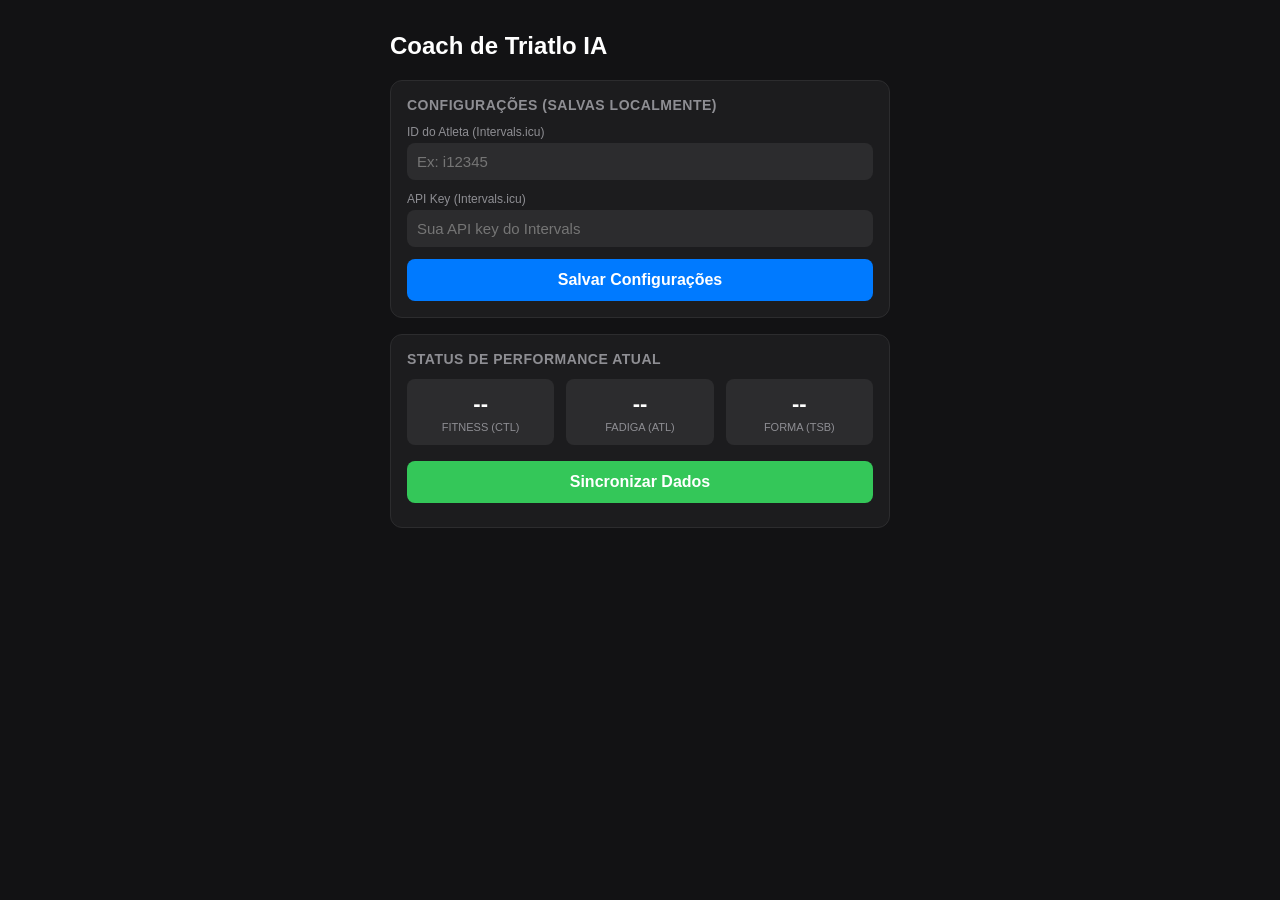
<file: Index.html>
<!DOCTYPE html>
<html lang="pt-BR">
  <head>
    <meta charset="UTF-8">
    <meta name="viewport" content="width=device-width, initial-scale=1.0, maximum-scale=1.0, user-scalable=no">
    
    <meta name="apple-mobile-web-app-capable" content="yes">
    <meta name="apple-mobile-web-app-status-bar-style" content="black-translucent">
    <meta name="apple-mobile-web-app-title" content="AI Coach">
    
    <link rel="apple-touch-icon" href="https://images.unsplash.com/photo-1530541930197-ff16ac917b0e?w=180&h=180&fit=crop&q=80">

    <title>AI Triathlon Coach</title>
    <style>
        /* O resto do CSS idêntico ao anterior... */


        :root {
            --bg-color: #121214;
            --card-bg: #1c1c1e;
            --accent-color: #007aff;
            --success-color: #34c759;
            --text-color: #ffffff;
            --text-muted: #8e8e93;
            --border-color: #2c2c2e;
        }

        body {
            font-family: -apple-system, BlinkMacSystemFont, "Segoe UI", Roboto, Helvetica, Arial, sans-serif;
            background-color: var(--bg-color);
            color: var(--text-color);
            margin: 0;
            padding: 16px;
            padding-bottom: 30px;
        }

        .container {
            max-width: 500px;
            margin: 0 auto;
        }

        h1 {
            font-size: 24px;
            font-weight: 700;
            margin-bottom: 20px;
        }

        .card {
            background-color: var(--card-bg);
            border-radius: 12px;
            padding: 16px;
            margin-bottom: 16px;
            border: 1px solid var(--border-color);
        }

        .card-title {
            font-size: 14px;
            text-transform: uppercase;
            color: var(--text-muted);
            margin-bottom: 12px;
            font-weight: 600;
            letter-spacing: 0.5px;
        }

        .input-group {
            margin-bottom: 12px;
        }

        .input-group label {
            display: block;
            font-size: 12px;
            color: var(--text-muted);
            margin-bottom: 4px;
        }

        input {
            width: 100%;
            background-color: #2c2c2e;
            border: none;
            border-radius: 8px;
            padding: 10px;
            color: white;
            font-size: 15px;
            box-sizing: border-box;
        }

        button {
            width: 100%;
            background-color: var(--accent-color);
            color: white;
            border: none;
            border-radius: 8px;
            padding: 12px;
            font-size: 16px;
            font-weight: 600;
            cursor: pointer;
            transition: opacity 0.2s;
        }

        button:active {
            opacity: 0.7;
        }

        .metrics-grid {
            display: grid;
            grid-template-columns: repeat(3, 1fr);
            gap: 12px;
            text-align: center;
        }

        .metric-box {
            background: #2c2c2e;
            padding: 12px;
            border-radius: 8px;
        }

        .metric-value {
            font-size: 22px;
            font-weight: 700;
            margin-bottom: 4px;
        }

        .metric-label {
            font-size: 11px;
            color: var(--text-muted);
            text-transform: uppercase;
        }

        #status-message {
            font-size: 13px;
            text-align: center;
            color: var(--text-muted);
            margin-top: 8px;
        }
    </style>
</head>
<body>

<div class="container">
    <h1>Coach de Triatlo IA</h1>

    <div class="card">
        <div class="card-title">Configurações (Salvas localmente)</div>
        <div class="input-group">
            <label for="athlete-id">ID do Atleta (Intervals.icu)</label>
            <input type="text" id="athlete-id" placeholder="Ex: i12345">
        </div>
        <div class="input-group">
            <label for="intervals-key">API Key (Intervals.icu)</label>
            <input type="password" id="intervals-key" placeholder="Sua API key do Intervals">
        </div>
        <button onclick="saveSettings()">Salvar Configurações</button>
    </div>

    <div class="card">
        <div class="card-title">Status de Performance Atual</div>
        <div class="metrics-grid">
            <div class="metric-box">
                <div class="metric-value" id="metric-ctl">--</div>
                <div class="metric-label">Fitness (CTL)</div>
            </div>
            <div class="metric-box">
                <div class="metric-value" id="metric-atl">--</div>
                <div class="metric-label">Fadiga (ATL)</div>
            </div>
            <div class="metric-box">
                <div class="metric-value" id="metric-tsb">--</div>
                <div class="metric-label">Forma (TSB)</div>
            </div>
        </div>
        <button style="margin-top: 16px; background-color: var(--success-color);" onclick="fetchIntervalsData()">Sincronizar Dados</button>
        <div id="status-message"></div>
    </div>
</div>

<script>
    // Carregar configurações ao abrir o app
    window.onload = function() {
        if(localStorage.getItem('athleteId')) {
            document.getElementById('athlete-id').value = localStorage.getItem('athleteId');
        }
        if(localStorage.getItem('intervalsKey')) {
            document.getElementById('intervals-key').value = localStorage.getItem('intervalsKey');
        }
        if(localStorage.getItem('athleteId') && localStorage.getItem('intervalsKey')) {
            fetchIntervalsData(); // Sincroniza automaticamente se já tiver as chaves
        }
    };

    function saveSettings() {
        const athleteId = document.getElementById('athlete-id').value.trim();
        const intervalsKey = document.getElementById('intervals-key').value.trim();
        
        localStorage.setItem('athleteId', athleteId);
        localStorage.setItem('intervalsKey', intervalsKey);
        
        showStatus('Configurações salvas com sucesso!', 'var(--success-color)');
    }

    function showStatus(text, color) {
        const el = document.getElementById('status-message');
        el.innerText = text;
        el.style.color = color || 'var(--text-muted)';
    }

    async function fetchIntervalsData() {
        const athleteId = localStorage.getItem('athleteId');
        const intervalsKey = localStorage.getItem('intervalsKey');

        if (!athleteId || !intervalsKey) {
            showStatus('Por favor, configure o ID e a API Key primeiro.', '#ff3b30');
            return;
        }

        showStatus('Buscando dados do Intervals.icu...', 'var(--accent-color)');

        // O Intervals exige Autenticação Básica (Basic Auth). O usuário é 'athlete' e a senha é a API Key.
        const authString = btoa(`athlete:${intervalsKey}`);
        
        try {
            // Buscando o status de wellness/atleta mais recente do Intervals
            // Essa URL traz o resumo mais recente incluindo fitness, fadiga, etc.
            const response = await fetch(`https://intervals.icu/api/v1/athlete/${athleteId}/wellness`, {
                method: 'GET',
                headers: {
                    'Authorization': `Basic ${authString}`
                }
            });

            if (!response.ok) {
                throw new Error('Falha na autenticação ou ID incorreto.');
            }

            const data = await response.json();
            
            // Como o endpoint retorna uma lista de dias, pegamos o registro mais recente (hoje)
            if (data && data.length > 0) {
                const latest = data[data.length - 1];
                
                // Atualiza a tela com os dados reais calculados pelo Intervals.icu
                document.getElementById('metric-ctl').innerText = Math.round(latest.ctl || 0);
                document.getElementById('metric-atl').innerText = Math.round(latest.atl || 0);
                document.getElementById('metric-tsb').innerText = Math.round(latest.tsb || 0);
                
                showStatus('Dados atualizados com sucesso!', 'var(--success-color)');
            } else {
                showStatus('Nenhum dado encontrado para o período recente.', '#ff9500');
            }

        } catch (error) {
            console.error(error);
            showStatus(`Erro: ${error.message}`, '#ff3b30');
        }
    }
</script>

</body>
</html>
</file>
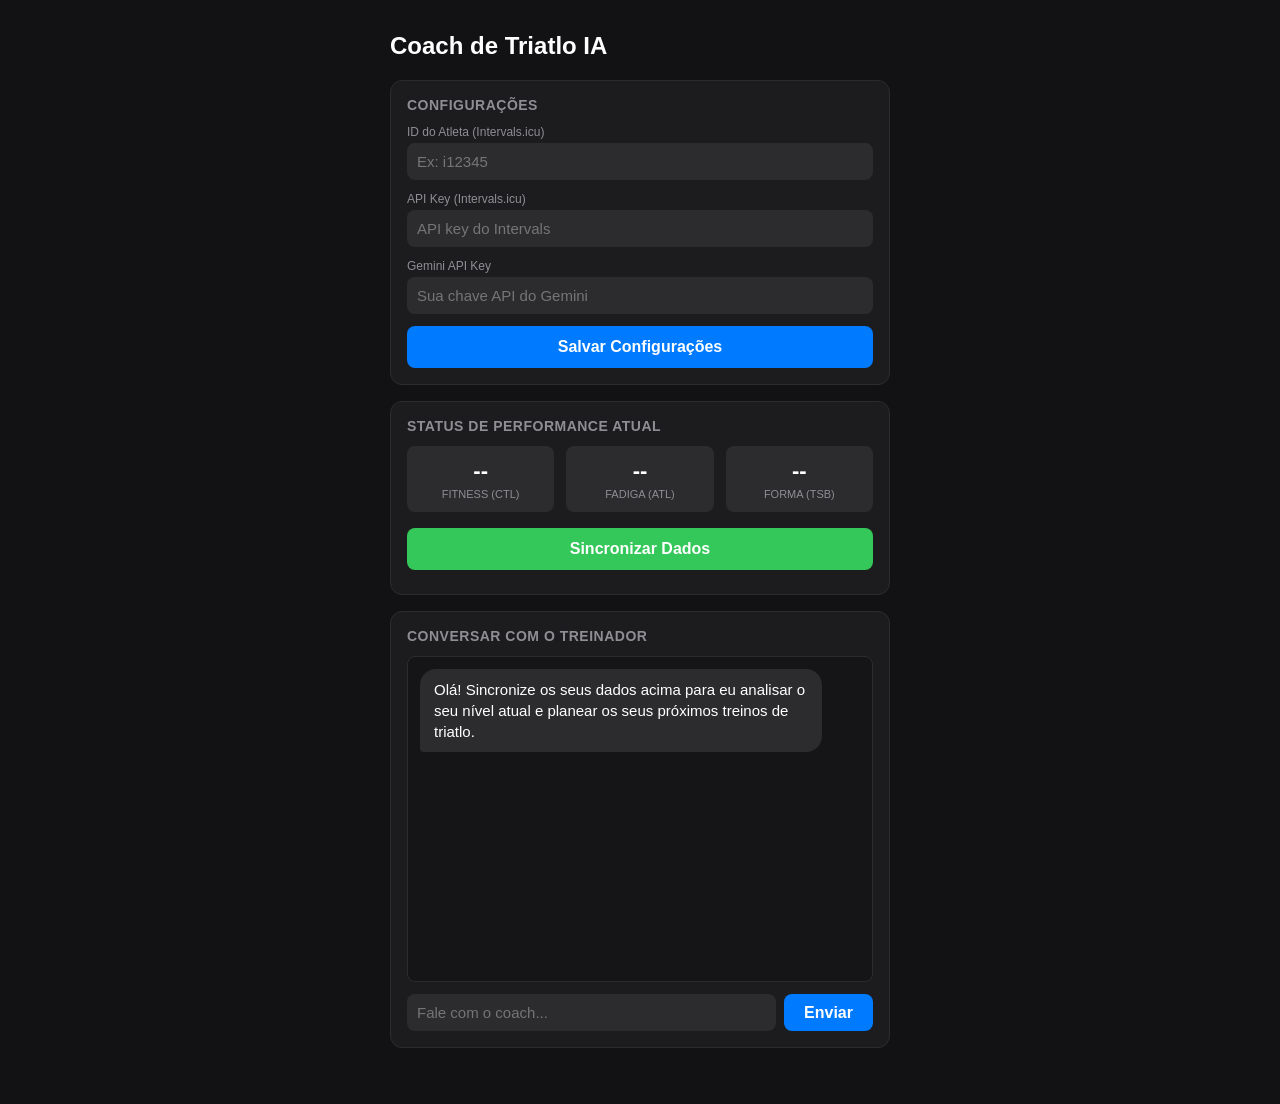
<file: index_old.html>
<!DOCTYPE html>
<html lang="pt">
<head>
    <meta charset="UTF-8">
    <meta name="viewport" content="width=device-width, initial-scale=1.0, maximum-scale=1.0, user-scalable=no">
    
    <meta name="apple-mobile-web-app-capable" content="yes">
    <meta name="apple-mobile-web-app-status-bar-style" content="black-translucent">
    <meta name="apple-mobile-web-app-title" content="AI Coach">
    <link rel="apple-touch-icon" href="https://images.unsplash.com/photo-1530541930197-ff16ac917b0e?w=180&h=180&fit=crop&q=80">

    <title>AI Triathlon Coach</title>
    <style>
        :root {
            --bg-color: #121214;
            --card-bg: #1c1c1e;
            --accent-color: #007aff;
            --success-color: #34c759;
            --text-color: #ffffff;
            --text-muted: #8e8e93;
            --border-color: #2c2c2e;
        }

        body {
            font-family: -apple-system, BlinkMacSystemFont, "Segoe UI", Roboto, Helvetica, Arial, sans-serif;
            background-color: var(--bg-color);
            color: var(--text-color);
            margin: 0;
            padding: 16px;
            padding-bottom: 40px;
        }

        .container {
            max-width: 500px;
            margin: 0 auto;
        }

        h1 {
            font-size: 24px;
            font-weight: 700;
            margin-bottom: 20px;
        }

        .card {
            background-color: var(--card-bg);
            border-radius: 12px;
            padding: 16px;
            margin-bottom: 16px;
            border: 1px solid var(--border-color);
        }

        .card-title {
            font-size: 14px;
            text-transform: uppercase;
            color: var(--text-muted);
            margin-bottom: 12px;
            font-weight: 600;
            letter-spacing: 0.5px;
        }

        .input-group {
            margin-bottom: 12px;
        }

        .input-group label {
            display: block;
            font-size: 12px;
            color: var(--text-muted);
            margin-bottom: 4px;
        }

        input {
            width: 100%;
            background-color: #2c2c2e;
            border: none;
            border-radius: 8px;
            padding: 10px;
            color: white;
            font-size: 15px;
            box-sizing: border-box;
        }

        button {
            width: 100%;
            background-color: var(--accent-color);
            color: white;
            border: none;
            border-radius: 8px;
            padding: 12px;
            font-size: 16px;
            font-weight: 600;
            cursor: pointer;
        }

        .metrics-grid {
            display: grid;
            grid-template-columns: repeat(3, 1fr);
            gap: 12px;
            text-align: center;
        }

        .metric-box {
            background: #2c2c2e;
            padding: 12px;
            border-radius: 8px;
        }

        .metric-value {
            font-size: 22px;
            font-weight: 700;
            margin-bottom: 4px;
        }

        .metric-label {
            font-size: 11px;
            color: var(--text-muted);
            text-transform: uppercase;
        }

        #status-message {
            font-size: 13px;
            text-align: center;
            color: var(--text-muted);
            margin-top: 8px;
        }

        /* Estilos do Chat */
        .chat-area {
            height: 300px;
            overflow-y: auto;
            border: 1px solid var(--border-color);
            border-radius: 8px;
            padding: 12px;
            background: #151517;
            margin-bottom: 12px;
            display: flex;
            flex-direction: column;
            gap: 10px;
        }

        .message {
            max-width: 85%;
            padding: 10px 14px;
            border-radius: 16px;
            font-size: 15px;
            line-height: 1.4;
        }

        .message.user {
            background-color: var(--accent-color);
            color: white;
            align-self: flex-end;
            border-bottom-right-radius: 4px;
        }

        .message.coach {
            background-color: #2c2c2e;
            color: white;
            align-self: flex-start;
            border-bottom-left-radius: 4px;
        }

        .chat-input-container {
            display: flex;
            gap: 8px;
        }

        .chat-input-container input {
            flex: 1;
        }

        .chat-input-container button {
            width: auto;
            padding: 0 20px;
        }
    </style>
</head>
<body>

<div class="container">
    <h1>Coach de Triatlo IA</h1>

    <div class="card">
        <div class="card-title">Configurações</div>
        <div class="input-group">
            <label>ID do Atleta (Intervals.icu)</label>
            <input type="text" id="athlete-id" placeholder="Ex: i12345">
        </div>
        <div class="input-group">
            <label>API Key (Intervals.icu)</label>
            <input type="password" id="intervals-key" placeholder="API key do Intervals">
        </div>
        <div class="input-group">
            <label>Gemini API Key</label>
            <input type="password" id="gemini-key" placeholder="Sua chave API do Gemini">
        </div>
        <button onclick="saveSettings()">Salvar Configurações</button>
    </div>

    <div class="card">
        <div class="card-title">Status de Performance Atual</div>
        <div class="metrics-grid">
            <div class="metric-box">
                <div class="metric-value" id="metric-ctl">--</div>
                <div class="metric-label">Fitness (CTL)</div>
            </div>
            <div class="metric-box">
                <div class="metric-value" id="metric-atl">--</div>
                <div class="metric-label">Fadiga (ATL)</div>
            </div>
            <div class="metric-box">
                <div class="metric-value" id="metric-tsb">--</div>
                <div class="metric-label">Forma (TSB)</div>
            </div>
        </div>
        <button style="margin-top: 16px; background-color: var(--success-color);" onclick="fetchIntervalsData()">Sincronizar Dados</button>
        <div id="status-message"></div>
    </div>

    <div class="card">
        <div class="card-title">Conversar com o Treinador</div>
        <div class="chat-area" id="chat-box">
            <div class="message coach">Olá! Sincronize os seus dados acima para eu analisar o seu nível atual e planear os seus próximos treinos de triatlo.</div>
        </div>
        <div class="chat-input-container">
            <input type="text" id="user-input" placeholder="Fale com o coach..." onkeypress="if(event.key === 'Enter') sendMessage()">
            <button onclick="sendMessage()">Enviar</button>
        </div>
    </div>
</div>

<script>
    // Variáveis globais para guardar as métricas atuais
    let currentMetrics = { ctl: '--', atl: '--', tsb: '--' };

    window.onload = function() {
        if(localStorage.getItem('athleteId')) document.getElementById('athlete-id').value = localStorage.getItem('athleteId');
        if(localStorage.getItem('intervalsKey')) document.getElementById('intervals-key').value = localStorage.getItem('intervalsKey');
        if(localStorage.getItem('geminiKey')) document.getElementById('gemini-key').value = localStorage.getItem('geminiKey');
        
        if(localStorage.getItem('athleteId') && localStorage.getItem('intervalsKey')) {
            fetchIntervalsData();
        }
    };

    function saveSettings() {
        localStorage.setItem('athleteId', document.getElementById('athlete-id').value.trim());
        localStorage.setItem('intervalsKey', document.getElementById('intervals-key').value.trim());
        localStorage.setItem('geminiKey', document.getElementById('gemini-key').value.trim());
        showStatus('Configurações salvas com sucesso!', 'var(--success-color)');
    }

    function showStatus(text, color) {
        const el = document.getElementById('status-message');
        el.innerText = text;
        el.style.color = color || 'var(--text-muted)';
    }

    async function fetchIntervalsData() {
        const athleteId = localStorage.getItem('athleteId');
        const intervalsKey = localStorage.getItem('intervalsKey');

        if (!athleteId || !intervalsKey) {
            showStatus('Por favor, configure as chaves primeiro.', '#ff3b30');
            return;
        }

        showStatus('A buscar dados do Intervals.icu...', 'var(--accent-color)');
        const authString = btoa(`API_KEY:${intervalsKey}`);
        
        try {
            const response = await fetch(`https://intervals.icu/api/v1/athlete/${athleteId}/wellness`, {
                method: 'GET',
                headers: { 'Authorization': `Basic ${authString}` }
            });

            if (!response.ok) throw new Error('Falha na autenticação.');

            const data = await response.json();
            if (data && data.length > 0) {
                const latest = data[data.length - 1];
                
                currentMetrics.ctl = Math.round(latest.ctl || 0);
                currentMetrics.atl = Math.round(latest.atl || 0);
                currentMetrics.tsb = currentMetrics.ctl - currentMetrics.atl;

                document.getElementById('metric-ctl').innerText = currentMetrics.ctl;
                document.getElementById('metric-atl').innerText = currentMetrics.atl;
                document.getElementById('metric-tsb').innerText = currentMetrics.tsb;
                
                showStatus('Dados atualizados com sucesso!', 'var(--success-color)');
                
                appendMessage('coach', `Métricas sincronizadas! O teu Fitness (CTL) está em ${currentMetrics.ctl}, Fadiga (ATL) em ${currentMetrics.atl} e Forma (TSB) em ${currentMetrics.tsb}. Qual é o plano ou objetivo para os próximos treinos?`);
            }
        } catch (error) {
            showStatus(`Erro: ${error.message}`, '#ff3b30');
        }
    }

    function appendMessage(sender, text) {
        const chatBox = document.getElementById('chat-box');
        const msgDiv = document.createElement('div');
        msgDiv.className = `message ${sender}`;
        msgDiv.innerText = text;
        chatBox.appendChild(msgDiv);
        chatBox.scrollTop = chatBox.scrollHeight;
    }

    async function sendMessage() {
        const inputEl = document.getElementById('user-input');
        const userText = inputEl.value.trim();
        const geminiKey = localStorage.getItem('geminiKey');

        if (!userText) return;
        if (!geminiKey) {
            alert('Por favor, insira e salve a sua Gemini API Key nas configurações.');
            return;
        }

        appendMessage('user', userText);
        inputEl.value = '';

        // Instrução de sistema para moldar a personalidade do modelo
        const systemInstruction = `És um treinador de triatlo de elite com IA, inteligente e adaptativo como o Humango. O teu atleta utiliza um Garmin Forerunner 255 para corrida/natação e treina ciclismo no MyWhoosh (gravando também pelo Garmin). 
        As métricas atuais dele capturadas do Intervals.icu são: Fitness (CTL): ${currentMetrics.ctl}, Fadiga (ATL): ${currentMetrics.atl}, Forma (TSB): ${currentMetrics.tsb}.
        Deves dar feedbacks curtos, motivadores e focados em eficiência de endurance. Sempre que planeares um treino estruturado, sugere blocos claros de zonas (ex: Z2, Z4). Responde sempre em português claro.`;

        try {
            const response = await fetch(`https://generativelanguage.googleapis.com/v1beta/models/gemini-1.5-flash:generateContent?key=${geminiKey}`, {
                method: 'POST',
                headers: { 'Content-Type': 'application/json' },
                body: JSON.stringify({
                    contents: [{ parts: [{ text: userText }] }],
                    systemInstruction: { parts: [{ text: systemInstruction }] }
                })
            });

            const data = await response.json();
            const coachReply = data.candidates[0].content.parts[0].text;
            appendMessage('coach', coachReply);

        } catch (error) {
            console.error(error);
            appendMessage('coach', 'Erro ao conectar com o servidor do treinador. Verifica a tua API Key.');
        }
    }
</script>

</body>
</html>
</file>
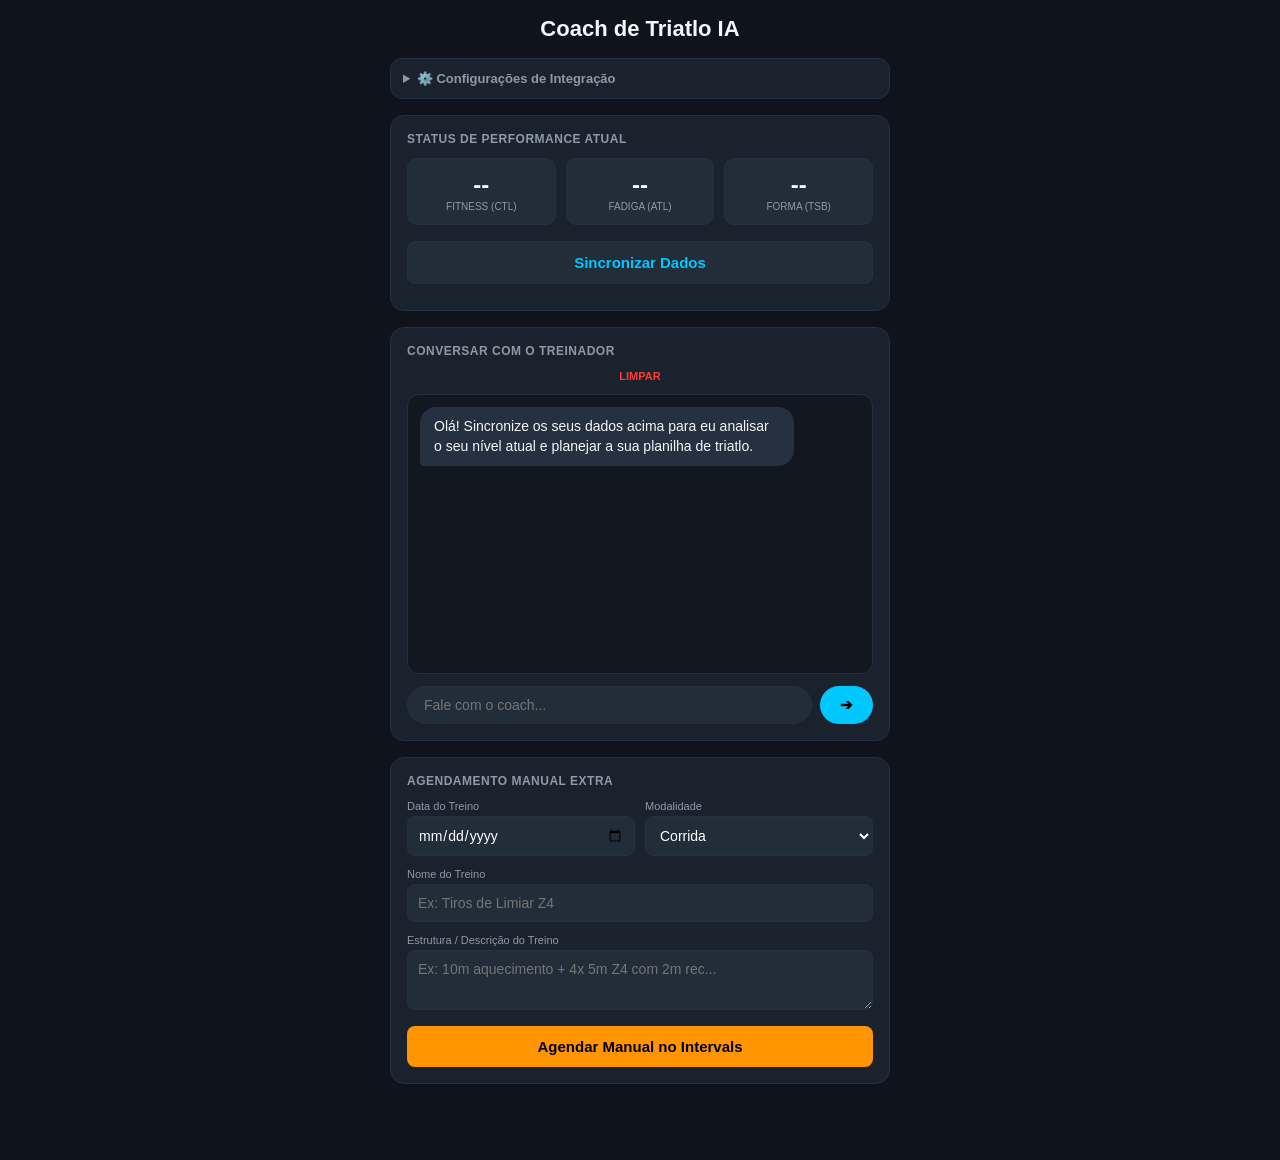
<file: index_old10.html>
<!DOCTYPE html>
<html lang="pt">
<head>
    <meta charset="UTF-8">
    <meta name="viewport" content="width=device-width, initial-scale=1.0, maximum-scale=1.0, user-scalable=no">
    <meta name="apple-mobile-web-app-capable" content="yes">
    <meta name="apple-mobile-web-app-status-bar-style" content="black-translucent">
    <meta name="apple-mobile-web-app-title" content="AI Coach">
    <link rel="apple-touch-icon" href="https://images.unsplash.com/photo-1530541930197-ff16ac917b0e?w=180&h=180&fit=crop&q=80">
    <title>AI Triathlon Coach</title>
    <style>
        :root {
            --bg-color: #0f141c;
            --card-bg: #1a222d;
            --accent-color: #00c7ff;
            --success-color: #34c759;
            --danger-color: #ff3b30;
            --warning-color: #ff9500;
            --text-color: #f5f7fa;
            --text-muted: #8e9aa8;
            --border-color: #253140;
        }
        * { box-sizing: border-box; margin: 0; padding: 0; font-family: -apple-system, BlinkMacSystemFont, "Segoe UI", Roboto, sans-serif; }
        body { background-color: var(--bg-color); color: var(--text-color); padding: 16px; padding-bottom: 60px; }
        .container { max-width: 500px; margin: 0 auto; }
        h1 { font-size: 22px; font-weight: 700; margin-bottom: 16px; text-align: center; color: var(--text-color); }
        .card { background-color: var(--card-bg); border-radius: 14px; padding: 16px; margin-bottom: 16px; border: 1px solid var(--border-color); }
        .card-title { font-size: 12px; text-transform: uppercase; color: var(--text-muted); margin-bottom: 12px; font-weight: 600; letter-spacing: 0.5px; }
        .input-group { margin-bottom: 12px; }
        .input-group label { display: block; font-size: 11px; color: var(--text-muted); margin-bottom: 4px; }
        input, select, textarea { width: 100%; background-color: #222d3a; border: 1px solid var(--border-color); border-radius: 8px; padding: 10px; color: white; font-size: 14px; box-sizing: border-box; outline: none; }
        textarea { resize: vertical; height: 60px; }
        button { width: 100%; background-color: var(--accent-color); color: #000; border: none; border-radius: 8px; padding: 12px; font-size: 15px; font-weight: 600; cursor: pointer; }
        button:disabled { opacity: 0.5; cursor: not-allowed; }
        .metrics-grid { display: grid; grid-template-columns: repeat(3, 1fr); gap: 10px; text-align: center; }
        .metric-box { background: #222d3a; padding: 12px; border-radius: 10px; border: 1px solid var(--border-color); }
        .metric-value { font-size: 24px; font-weight: 700; color: var(--text-color); margin-bottom: 2px; }
        .metric-label { font-size: 10px; color: var(--text-muted); text-transform: uppercase; }
        #status-message { font-size: 12px; text-align: center; color: var(--text-muted); margin-top: 10px; font-weight: 500; }
        .chat-area { height: 280px; overflow-y: auto; border: 1px solid var(--border-color); border-radius: 12px; padding: 12px; background: #121820; margin-bottom: 12px; display: flex; flex-direction: column; gap: 10px; }
        .message { max-width: 85%; padding: 10px 14px; border-radius: 16px; font-size: 14px; line-height: 1.4; word-wrap: break-word; }
        .message.user { background-color: var(--accent-color); color: #000; align-self: flex-end; border-bottom-right-radius: 4px; font-weight: 500; }
        .message.coach { background-color: #253140; color: var(--text-color); align-self: flex-start; border-bottom-left-radius: 4px; }
        .message.coach strong { color: var(--accent-color); }
        .chat-input-container { display: flex; gap: 8px; }
        .chat-input-container input { flex: 1; border-radius: 20px; padding: 10px 16px; }
        .chat-input-container button { width: auto; padding: 0 20px; border-radius: 20px; }
        .form-row { display: grid; grid-template-columns: 1fr 1fr; gap: 10px; }
        details { background: var(--card-bg); border-radius: 12px; border: 1px solid var(--border-color); margin-bottom: 16px; }
        summary { padding: 12px; font-size: 13px; font-weight: 600; cursor: pointer; color: var(--text-muted); }
        .settings-content { padding: 15px; display: flex; flex-direction: column; gap: 10px; border-top: 1px solid var(--border-color); }
        .clear-btn { background: none; border: none; color: var(--danger-color); font-size: 11px; cursor: pointer; font-weight: bold; float: right; text-transform: uppercase; }
    </style>
</head>
<body>

<div class="container">
    <h1>Coach de Triatlo IA</h1>

    <details>
        <summary>⚙️ Configurações de Integração</summary>
        <div class="settings-content">
            <div class="input-group">
                <label>ID do Atleta (Intervals.icu)</label>
                <input type="text" id="athlete-id" placeholder="Ex: 1234567">
            </div>
            <div class="input-group">
                <label>API Key (Intervals.icu)</label>
                <input type="password" id="intervals-key" placeholder="API key do Intervals">
            </div>
            <div class="input-group">
                <label>Gemini API Key</label>
                <input type="password" id="gemini-key" placeholder="Sua chave API do Gemini">
            </div>
            <button style="background-color: var(--success-color);" onclick="saveSettings()">Salvar Configurações</button>
        </div>
    </details>

    <div class="card">
        <div class="card-title">Status de Performance Atual</div>
        <div class="metrics-grid">
            <div class="metric-box">
                <div class="metric-value" id="metric-ctl">--</div>
                <div class="metric-label">Fitness (CTL)</div>
            </div>
            <div class="metric-box">
                <div class="metric-value" id="metric-atl">--</div>
                <div class="metric-label">Fadiga (ATL)</div>
            </div>
            <div class="metric-box">
                <div class="metric-value" id="metric-tsb">--</div>
                <div class="metric-label">Forma (TSB)</div>
            </div>
        </div>
        <button style="margin-top: 16px; background-color: #222d3a; color: var(--accent-color); border: 1px solid var(--border-color);" onclick="fetchIntervalsData()">Sincronizar Dados</button>
        <div id="status-message"></div>
    </div>

    <div class="card">
        <div class="card-title">
            Conversar com o Treinador
            <button class="clear-btn" onclick="clearChat()">Limpar</button>
        </div>
        <div class="chat-area" id="chat-box">
            <div class="message coach">Olá! Sincronize os seus dados acima para eu analisar o seu nível atual e planejar a sua planilha de triatlo.</div>
        </div>
        <div class="chat-input-container">
            <input type="text" id="user-input" placeholder="Fale com o coach..." onkeypress="if(event.key === 'Enter') sendMessage()">
            <button onclick="sendMessage()">➔</button>
        </div>
    </div>

    <div class="card">
        <div class="card-title">Agendamento Manual Extra</div>
        <div class="form-row">
            <div class="input-group">
                <label>Data do Treino</label>
                <input type="date" id="workout-date">
            </div>
            <div class="input-group">
                <label>Modalidade</label>
                <select id="workout-type">
                    <option value="Run">Corrida</option>
                    <option value="Ride">Ciclismo</option>
                    <option value="Swim">Natação</option>
                </select>
            </div>
        </div>
        <div class="input-group">
            <label>Nome do Treino</label>
            <input type="text" id="workout-name" placeholder="Ex: Tiros de Limiar Z4">
        </div>
        <div class="input-group">
            <label>Estrutura / Descrição do Treino</label>
            <textarea id="workout-desc" placeholder="Ex: 10m aquecimento + 4x 5m Z4 com 2m rec..."></textarea>
        </div>
        <button style="background-color: var(--warning-color); color: #000;" onclick="scheduleWorkout()">Agendar Manual no Intervals</button>
    </div>
</div>

<script>
    let currentMetrics = { ctl: '--', atl: '--', tsb: '--' };
    let chatHistory = [];

    window.onload = function() {
        if(localStorage.getItem('athleteId')) document.getElementById('athlete-id').value = localStorage.getItem('athleteId');
        if(localStorage.getItem('intervalsKey')) document.getElementById('intervals-key').value = localStorage.getItem('intervalsKey');
        if(localStorage.getItem('geminiKey')) document.getElementById('gemini-key').value = localStorage.getItem('geminiKey');
        
        document.getElementById('workout-date').value = new Date().toISOString().split('T')[0];

        if(localStorage.getItem('coachChatHistory')) {
            try {
                chatHistory = JSON.parse(localStorage.getItem('coachChatHistory'));
                const chatBox = document.getElementById('chat-box');
                chatBox.innerHTML = '';
                chatHistory.forEach(msg => {
                    appendMessage(msg.role === 'user' ? 'user' : 'coach', msg.parts[0].text.split('|||')[0]);
                });
            } catch (e) { chatHistory = []; }
        }

        if(localStorage.getItem('athleteId') && localStorage.getItem('intervalsKey')) {
            fetchIntervalsData();
        }
    };

    function saveSettings() {
        localStorage.setItem('athleteId', document.getElementById('athlete-id').value.trim());
        localStorage.setItem('intervalsKey', document.getElementById('intervals-key').value.trim());
        localStorage.setItem('geminiKey', document.getElementById('gemini-key').value.trim());
        showStatus('Configurações salvas com sucesso!', 'var(--success-color)');
    }

    function showStatus(text, color) {
        const el = document.getElementById('status-message');
        el.innerText = text;
        el.style.color = color || 'var(--text-muted)';
    }

    function formatCoachMarkdown(text) {
        let safeText = text.replace(/&/g, "&amp;").replace(/</g, "&lt;").replace(/>/g, "&gt;");
        safeText = safeText.replace(/\*\*(.*?)\*\*/g, '<strong>$1</strong>');
        return safeText.replace(/\n/g, '<br>');
    }

    function appendMessage(sender, text) {
        const chatBox = document.getElementById('chat-box');
        const msgDiv = document.createElement('div');
        msgDiv.className = `message ${sender}`;
        
        if (sender === 'coach') {
            msgDiv.innerHTML = formatCoachMarkdown(text);
        } else {
            msgDiv.innerText = text;
        }
        
        chatBox.appendChild(msgDiv);
        chatBox.scrollTop = chatBox.scrollHeight;
    }

    function updateTSBDisplay(tsb) {
        const tsbEl = document.getElementById('metric-tsb');
        tsbEl.innerText = tsb;
        
        if (tsb < -20) {
            tsbEl.style.color = 'var(--danger-color)'; // Sobrecarga alta / Risco
        } else if (tsb >= -20 && tsb <= 5) {
            tsbEl.style.color = 'var(--success-color)'; // Zona ótima de treino
        } else {
            tsbEl.style.color = 'var(--accent-color)'; // Polimento / Transição
        }
    }

    async function fetchIntervalsData() {
        const athleteId = localStorage.getItem('athleteId');
        const intervalsKey = localStorage.getItem('intervalsKey');

        if (!athleteId || !intervalsKey) {
            showStatus('Por favor, configure as chaves primeiro.', '#ff3b30');
            return;
        }

        showStatus('A buscar dados do Intervals.icu...', 'var(--accent-color)');
        
        try {
            const response = await fetch(`https://intervals.icu/api/v1/athlete/${athleteId}/wellness`, {
                method: 'GET',
                headers: { 'Authorization': `Basic ${btoa(`API_KEY:${intervalsKey}`)}` }
            });

            if (!response.ok) throw new Error('Falha na autenticação ou erro na API.');
            const data = await response.json();
            
            if (data && data.length > 0) {
                let encontrado = false;
                for (let i = data.length - 1; i >= 0; i--) {
                    const dia = data[i];
                    const ctlVal = dia.ctl !== undefined ? dia.ctl : dia.ctlLoad;
                    const atlVal = dia.atl !== undefined ? dia.atl : dia.atlLoad;

                    if (ctlVal !== undefined && ctlVal > 0) {
                        currentMetrics.ctl = Math.round(ctlVal);
                        currentMetrics.atl = Math.round(atlVal !== undefined ? atlVal : 0);
                        currentMetrics.tsb = currentMetrics.ctl - currentMetrics.atl;
                        encontrado = true;
                        break;
                    }
                }

                if (!encontrado) {
                    const ultimo = data[data.length - 1];
                    currentMetrics.ctl = Math.round(ultimo.ctl || ultimo.ctlLoad || 0);
                    currentMetrics.atl = Math.round(ultimo.atl || ultimo.atlLoad || 0);
                    currentMetrics.tsb = currentMetrics.ctl - currentMetrics.atl;
                }

                document.getElementById('metric-ctl').innerText = currentMetrics.ctl;
                document.getElementById('metric-atl').innerText = currentMetrics.atl;
                updateTSBDisplay(currentMetrics.tsb);
                
                showStatus('Dados atualizados com sucesso!', 'var(--success-color)');
                appendMessage('coach', `Métricas sincronizadas! CTL: ${currentMetrics.ctl} | ATL: ${currentMetrics.atl} | TSB: ${currentMetrics.tsb}. Pronto para calibrar a intensidade.`);
            }
        } catch (error) { showStatus(`Erro: ${error.message}`, '#ff3b30'); }
    }

    async function sendMessage() {
        const inputEl = document.getElementById('user-input');
        const btnEl = document.querySelector('.chat-input-container button');
        const userText = inputEl.value.trim();
        const geminiKey = localStorage.getItem('geminiKey');

        if (!userText || !geminiKey) return;

        inputEl.disabled = true;
        btnEl.disabled = true;

        appendMessage('user', userText);
        inputEl.value = '';

        chatHistory.push({ role: "user", parts: [{ text: userText }] });
        let apiContents = JSON.parse(JSON.stringify(chatHistory.slice(-6)));

        const dataHoje = new Date().toISOString().split('T')[0];

        const systemInstruction = `És um treinador de triatlo de elite com IA,
</file>
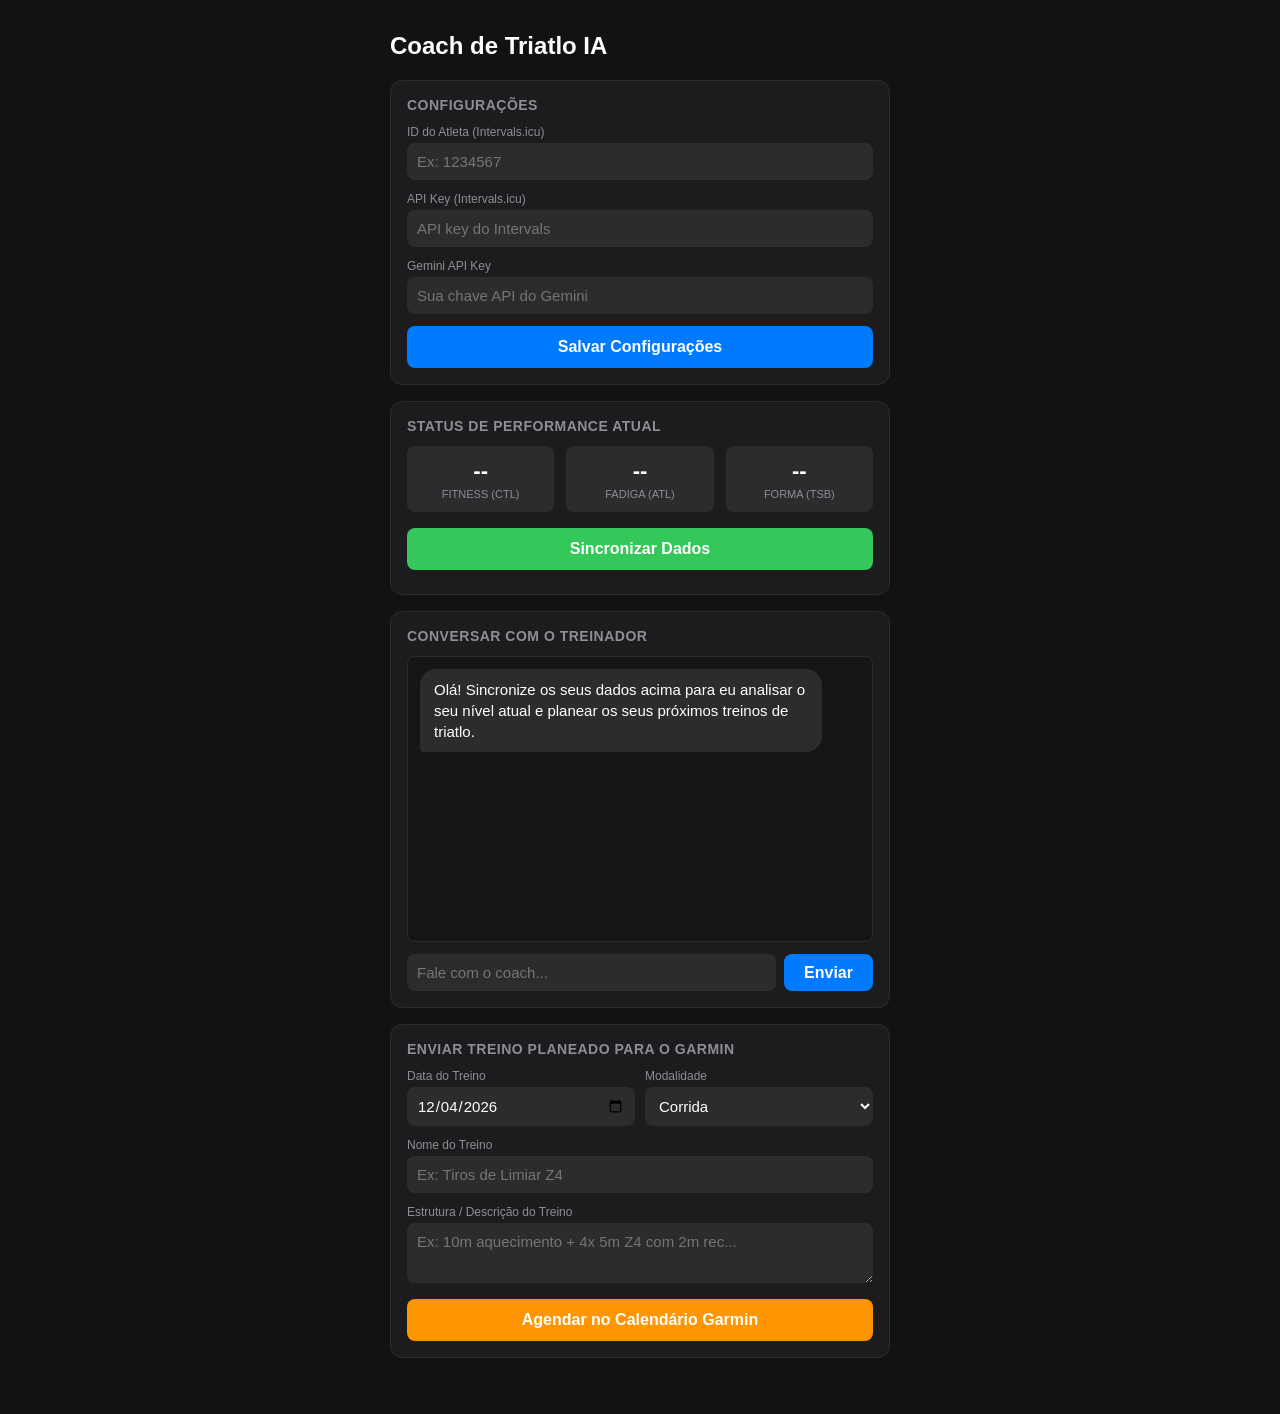
<file: index_old2.html>
<!DOCTYPE html>
<html lang="pt">
<head>
    <meta charset="UTF-8">
    <meta name="viewport" content="width=device-width, initial-scale=1.0, maximum-scale=1.0, user-scalable=no">
    
    <meta name="apple-mobile-web-app-capable" content="yes">
    <meta name="apple-mobile-web-app-status-bar-style" content="black-translucent">
    <meta name="apple-mobile-web-app-title" content="AI Coach">
    <link rel="apple-touch-icon" href="https://images.unsplash.com/photo-1530541930197-ff16ac917b0e?w=180&h=180&fit=crop&q=80">

    <title>AI Triathlon Coach</title>
    <style>
        :root {
            --bg-color: #121214;
            --card-bg: #1c1c1e;
            --accent-color: #007aff;
            --success-color: #34c759;
            --text-color: #ffffff;
            --text-muted: #8e8e93;
            --border-color: #2c2c2e;
        }

        body {
            font-family: -apple-system, BlinkMacSystemFont, "Segoe UI", Roboto, Helvetica, Arial, sans-serif;
            background-color: var(--bg-color);
            color: var(--text-color);
            margin: 0;
            padding: 16px;
            padding-bottom: 40px;
        }

        .container {
            max-width: 500px;
            margin: 0 auto;
        }

        h1 {
            font-size: 24px;
            font-weight: 700;
            margin-bottom: 20px;
        }

        .card {
            background-color: var(--card-bg);
            border-radius: 12px;
            padding: 16px;
            margin-bottom: 16px;
            border: 1px solid var(--border-color);
        }

        .card-title {
            font-size: 14px;
            text-transform: uppercase;
            color: var(--text-muted);
            margin-bottom: 12px;
            font-weight: 600;
            letter-spacing: 0.5px;
        }

        .input-group {
            margin-bottom: 12px;
        }

        .input-group label {
            display: block;
            font-size: 12px;
            color: var(--text-muted);
            margin-bottom: 4px;
        }

        input, select, textarea {
            width: 100%;
            background-color: #2c2c2e;
            border: none;
            border-radius: 8px;
            padding: 10px;
            color: white;
            font-size: 15px;
            box-sizing: border-box;
            font-family: inherit;
        }

        textarea {
            resize: vertical;
            height: 60px;
        }

        button {
            width: 100%;
            background-color: var(--accent-color);
            color: white;
            border: none;
            border-radius: 8px;
            padding: 12px;
            font-size: 16px;
            font-weight: 600;
            cursor: pointer;
        }

        .metrics-grid {
            display: grid;
            grid-template-columns: repeat(3, 1fr);
            gap: 12px;
            text-align: center;
        }

        .metric-box {
            background: #2c2c2e;
            padding: 12px;
            border-radius: 8px;
        }

        .metric-value {
            font-size: 22px;
            font-weight: 700;
            margin-bottom: 4px;
        }

        .metric-label {
            font-size: 11px;
            color: var(--text-muted);
            text-transform: uppercase;
        }

        #status-message {
            font-size: 13px;
            text-align: center;
            color: var(--text-muted);
            margin-top: 8px;
        }

        .chat-area {
            height: 260px;
            overflow-y: auto;
            border: 1px solid var(--border-color);
            border-radius: 8px;
            padding: 12px;
            background: #151517;
            margin-bottom: 12px;
            display: flex;
            flex-direction: column;
            gap: 10px;
        }

        .message {
            max-width: 85%;
            padding: 10px 14px;
            border-radius: 16px;
            font-size: 15px;
            line-height: 1.4;
        }

        .message.user {
            background-color: var(--accent-color);
            color: white;
            align-self: flex-end;
            border-bottom-right-radius: 4px;
        }

        .message.coach {
            background-color: #2c2c2e;
            color: white;
            align-self: flex-start;
            border-bottom-left-radius: 4px;
        }

        .chat-input-container {
            display: flex;
            gap: 8px;
        }

        .chat-input-container input {
            flex: 1;
        }

        .chat-input-container button {
            width: auto;
            padding: 0 20px;
        }

        .form-row {
            display: grid;
            grid-template-columns: 1fr 1fr;
            gap: 10px;
        }
    </style>
</head>
<body>

<div class="container">
    <h1>Coach de Triatlo IA</h1>

    <div class="card">
        <div class="card-title">Configurações</div>
        <div class="input-group">
            <label>ID do Atleta (Intervals.icu)</label>
            <input type="text" id="athlete-id" placeholder="Ex: 1234567">
        </div>
        <div class="input-group">
            <label>API Key (Intervals.icu)</label>
            <input type="password" id="intervals-key" placeholder="API key do Intervals">
        </div>
        <div class="input-group">
            <label>Gemini API Key</label>
            <input type="password" id="gemini-key" placeholder="Sua chave API do Gemini">
        </div>
        <button onclick="saveSettings()">Salvar Configurações</button>
    </div>

    <div class="card">
        <div class="card-title">Status de Performance Atual</div>
        <div class="metrics-grid">
            <div class="metric-box">
                <div class="metric-value" id="metric-ctl">--</div>
                <div class="metric-label">Fitness (CTL)</div>
            </div>
            <div class="metric-box">
                <div class="metric-value" id="metric-atl">--</div>
                <div class="metric-label">Fadiga (ATL)</div>
            </div>
            <div class="metric-box">
                <div class="metric-value" id="metric-tsb">--</div>
                <div class="metric-label">Forma (TSB)</div>
            </div>
        </div>
        <button style="margin-top: 16px; background-color: var(--success-color);" onclick="fetchIntervalsData()">Sincronizar Dados</button>
        <div id="status-message"></div>
    </div>

    <div class="card">
        <div class="card-title">Conversar com o Treinador</div>
        <div class="chat-area" id="chat-box">
            <div class="message coach">Olá! Sincronize os seus dados acima para eu analisar o seu nível atual e planear os seus próximos treinos de triatlo.</div>
        </div>
        <div class="chat-input-container">
            <input type="text" id="user-input" placeholder="Fale com o coach..." onkeypress="if(event.key === 'Enter') sendMessage()">
            <button onclick="sendMessage()">Enviar</button>
        </div>
    </div>

    <div class="card">
        <div class="card-title">Enviar Treino Planeado para o Garmin</div>
        <div class="form-row">
            <div class="input-group">
                <label>Data do Treino</label>
                <input type="date" id="workout-date">
            </div>
            <div class="input-group">
                <label>Modalidade</label>
                <select id="workout-type">
                    <option value="Run">Corrida</option>
                    <option value="Ride">Ciclismo</option>
                    <option value="Swim">Natação</option>
                </select>
            </div>
        </div>
        <div class="input-group">
            <label>Nome do Treino</label>
            <input type="text" id="workout-name" placeholder="Ex: Tiros de Limiar Z4">
        </div>
        <div class="input-group">
            <label>Estrutura / Descrição do Treino</label>
            <textarea id="workout-desc" placeholder="Ex: 10m aquecimento + 4x 5m Z4 com 2m rec..."></textarea>
        </div>
        <button style="background-color: #ff9500;" onclick="scheduleWorkout()">Agendar no Calendário Garmin</button>
    </div>
</div>

<script>
    let currentMetrics = { ctl: '--', atl: '--', tsb: '--' };

    window.onload = function() {
        if(localStorage.getItem('athleteId')) document.getElementById('athlete-id').value = localStorage.getItem('athleteId');
        if(localStorage.getItem('intervalsKey')) document.getElementById('intervals-key').value = localStorage.getItem('intervalsKey');
        if(localStorage.getItem('geminiKey')) document.getElementById('gemini-key').value = localStorage.getItem('geminiKey');
        
        // Define a data de hoje por defeito no agendador
        const hoje = new Date().toISOString().split('T')[0];
        document.getElementById('workout-date').value = hoje;

        if(localStorage.getItem('athleteId') && localStorage.getItem('intervalsKey')) {
            fetchIntervalsData();
        }
    };

    function saveSettings() {
        localStorage.setItem('athleteId', document.getElementById('athlete-id').value.trim());
        localStorage.setItem('intervalsKey', document.getElementById('intervals-key').value.trim());
        localStorage.setItem('geminiKey', document.getElementById('gemini-key').value.trim());
        showStatus('Configurações salvas com sucesso!', 'var(--success-color)');
    }

    function showStatus(text, color) {
        const el = document.getElementById('status-message');
        el.innerText = text;
        el.style.color = color || 'var(--text-muted)';
    }


    function appendMessage(sender, text) {
        const chatBox = document.getElementById('chat-box');
        const msgDiv = document.createElement('div');
        msgDiv.className = `message ${sender}`;
        msgDiv.innerText = text;
        chatBox.appendChild(msgDiv);
        chatBox.scrollTop = chatBox.scrollHeight;
    }
    async function fetchIntervalsData() {
        const athleteId = localStorage.getItem('athleteId');
        const intervalsKey = localStorage.getItem('intervalsKey');

        if (!athleteId || !intervalsKey) {
            showStatus('Por favor, configure as chaves primeiro.', '#ff3b30');
            return;
        }

        showStatus('A buscar dados do Intervals.icu...', 'var(--accent-color)');
        const authString = btoa(`API_KEY:${intervalsKey}`);
        
        try {
            // Voltamos ao endpoint correto de wellness
            const response = await fetch(`https://intervals.icu/api/v1/athlete/${athleteId}/wellness`, {
                method: 'GET',
                headers: { 'Authorization': `Basic ${authString}` }
            });

            if (!response.ok) throw new Error('Falha na autenticação ou erro na API.');

            const data = await response.json();
            
            if (data && data.length > 0) {
                let encontrado = false;

                // Percorremos o array de trás para a frente para ignorar dias futuros vazios
                // e encontrar o dia mais recente com métricas reais calculadas
                for (let i = data.length - 1; i >= 0; i--) {
                    const dia = data[i];
                    // Mapeia de forma segura quer venha como ctl/atl ou ctlLoad/atlLoad
                    const ctlVal = dia.ctl !== undefined ? dia.ctl : dia.ctlLoad;
                    const atlVal = dia.atl !== undefined ? dia.atl : dia.atlLoad;

                    if (ctlVal !== undefined && ctlVal > 0) {
                        currentMetrics.ctl = Math.round(ctlVal);
                        currentMetrics.atl = Math.round(atlVal !== undefined ? atlVal : 0);
                        currentMetrics.tsb = currentMetrics.ctl - currentMetrics.atl;
                        encontrado = true;
                        break;
                    }
                }

                // Fallback de segurança se todo o histórico estiver a zeros
                if (!encontrado) {
                    const ultimo = data[data.length - 1];
                    currentMetrics.ctl = Math.round(ultimo.ctl || ultimo.ctlLoad || 0);
                    currentMetrics.atl = Math.round(ultimo.atl || ultimo.atlLoad || 0);
                    currentMetrics.tsb = currentMetrics.ctl - currentMetrics.atl;
                }

                document.getElementById('metric-ctl').innerText = currentMetrics.ctl;
                document.getElementById('metric-atl').innerText = currentMetrics.atl;
                document.getElementById('metric-tsb').innerText = currentMetrics.tsb;
                
                showStatus('Dados atualizados com sucesso!', 'var(--success-color)');
                
                appendMessage('coach', `Métricas sincronizadas! O seu Fitness (CTL) está em ${currentMetrics.ctl}, Fadiga (ATL) em ${currentMetrics.atl} e Forma (TSB) em ${currentMetrics.tsb}. Qual é o plano ou objetivo para os próximos treinos?`);
            } else {
                throw new Error('Nenhum dado de histórico encontrado.');
            }
            
        } catch (error) {
            showStatus(`Erro: ${error.message}`, '#ff3b30');
        }
    }


    async function sendMessage() {
        const inputEl = document.getElementById('user-input');
        const userText = inputEl.value.trim();
        const geminiKey = localStorage.getItem('geminiKey');

        if (!userText) return;
        if (!geminiKey) {
            alert('Por favor, insira e salve a sua Gemini API Key nas configurações.');
            return;
        }

        appendMessage('user', userText);
        inputEl.value = '';

        const systemInstruction = `És um treinador de triatlo de elite com IA, inteligente e adaptativo como o Humango. O teu atleta utiliza um Garmin Forerunner 255 para corrida/natação e treina ciclismo no MyWhoosh (gravando também pelo Garmin). 
        As métricas atuais dele capturadas do Intervals.icu são: Fitness (CTL): ${currentMetrics.ctl}, Fadiga (ATL): ${currentMetrics.atl}, Forma (TSB): ${currentMetrics.tsb}.
        Deves dar feedbacks curtos, motivadores e focados em eficiência de endurance. Sempre que planeares um treino estruturado, sugere blocos claros de zonas (ex: Z2, Z4). Responde sempre em português claro.`;

        try {
            const response = await fetch(`https://generativelanguage.googleapis.com/v1beta/models/gemini-1.5-flash:generateContent?key=${geminiKey}`, {
                method: 'POST',
                headers: { 'Content-Type': 'application/json' },
                body: JSON.stringify({
                    contents: [{ parts: [{ text: userText }] }],
                    systemInstruction: { parts: [{ text: systemInstruction }] }
                })
            });

            const data = await response.json();
            const coachReply = data.candidates[0].content.parts[0].text;
            appendMessage('coach', coachReply);

        } catch (error) {
            console.error(error);
            appendMessage('coach', 'Erro ao conectar com o servidor do treinador. Verifica a tua API Key.');
        }
    }

    async function scheduleWorkout() {
        const athleteId = localStorage.getItem('athleteId');
        const intervalsKey = localStorage.getItem('intervalsKey');
        
        const date = document.getElementById('workout-date').value;
        const type = document.getElementById('workout-type').value;
        const name = document.getElementById('workout-name').value.trim();
        const desc = document.getElementById('workout-desc').value.trim();

        if (!athleteId || !intervalsKey) {
            alert('Configure as credenciais primeiro.');
            return;
        }
        if (!name || !desc) {
            alert('Por favor, preencha o nome e a descrição do treino.');
            return;
        }

        const authString = btoa(`API_KEY:${intervalsKey}`);
        const workoutData = {
            category: "WORKOUT",
            type: type,
            start_date_local: date + "T00:00:00",
            name: name,
            description: desc
        };

        try {
            const response = await fetch(`https://intervals.icu/api/v1/athlete/${athleteId}/events`, {
                method: 'POST',
                headers: { 
                    'Authorization': `Basic ${authString}`,
                    'Content-Type': 'application/json'
                },
                body: JSON.stringify(workoutData)
            });

            if (response.ok) {
                alert('Treino agendado com sucesso! Daqui a instantes estará sincronizado no seu calendário Garmin.');
                document.getElementById('workout-name').value = '';
                document.getElementById('workout-desc').value = '';
            } else {
                throw new Error('Falha ao criar o evento no Intervals.icu.');
            }
        } catch (error) {
            alert(`Erro ao agendar: ${error.message}`);
        }
    }
</script>

</body>
</html>
</file>
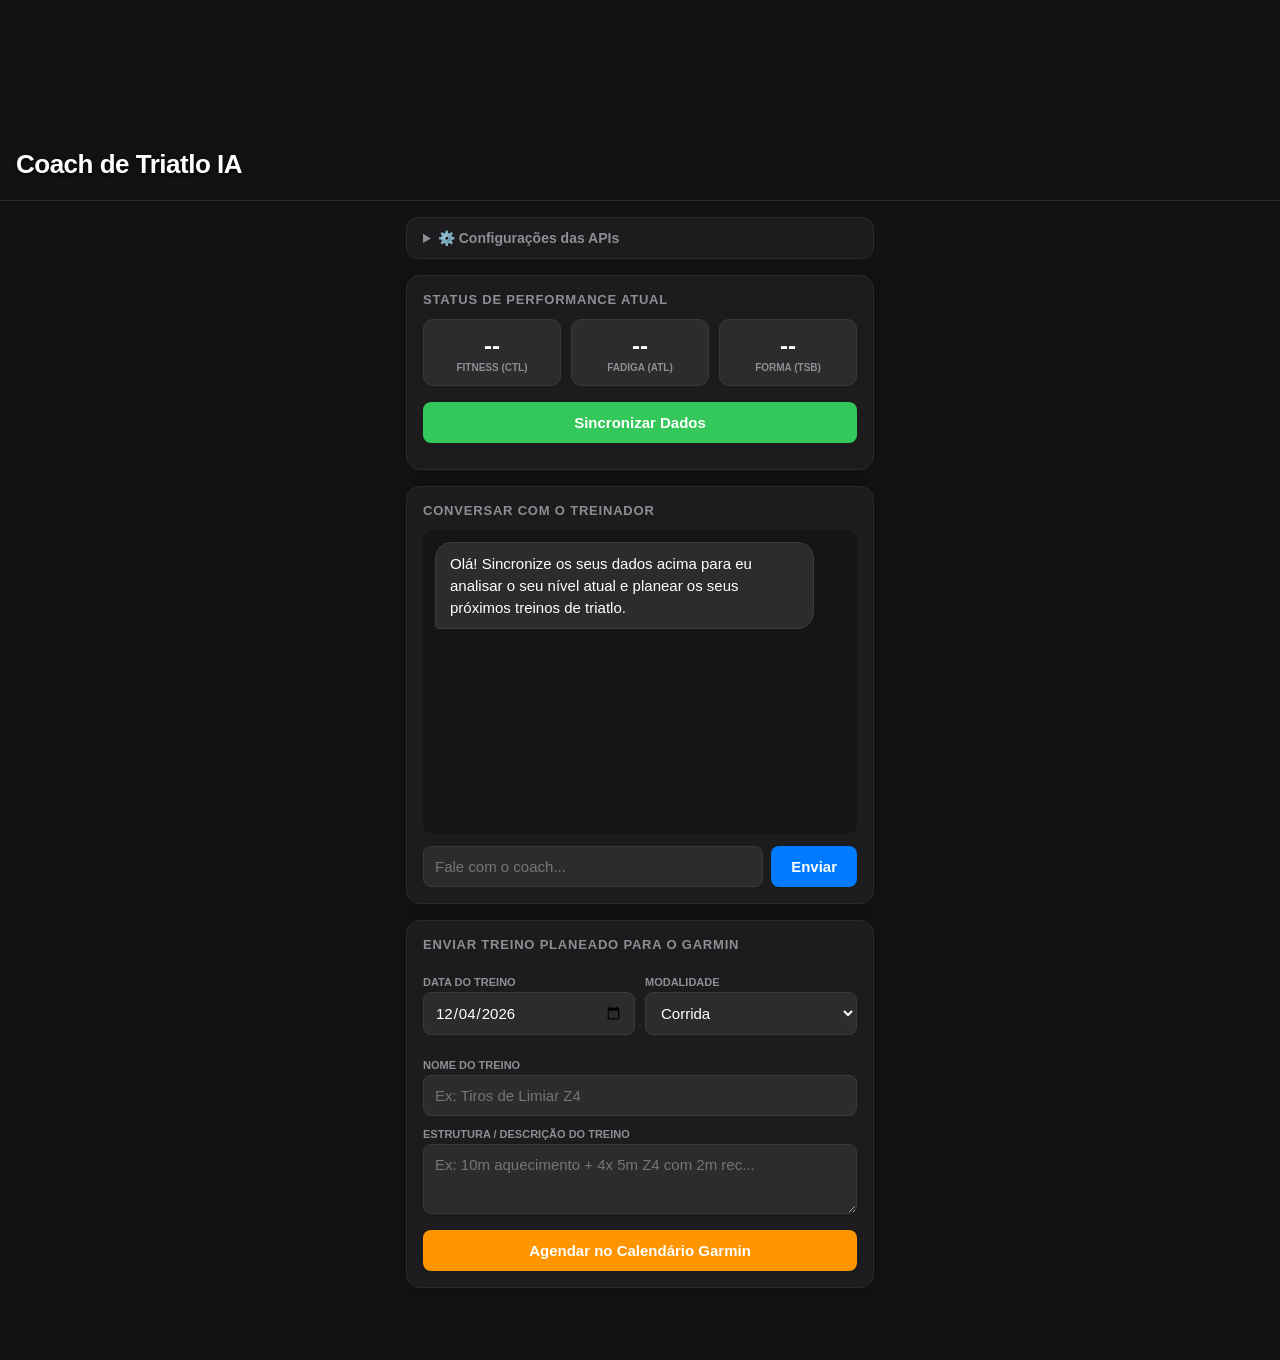
<file: index_old3.html>
<!DOCTYPE html>
<html lang="pt">
<head>
    <meta charset="UTF-8">
    <meta name="viewport" content="width=device-width, initial-scale=1.0, maximum-scale=1.0, user-scalable=no">
    
    <meta name="apple-mobile-web-app-capable" content="yes">
    <meta name="apple-mobile-web-app-status-bar-style" content="black-translucent">
    <meta name="apple-mobile-web-app-title" content="AI Coach">
    <link rel="apple-touch-icon" href="https://images.unsplash.com/photo-1530541930197-ff16ac917b0e?w=180&h=180&fit=crop&q=80">

    <title>AI Triathlon Coach</title>
    <style>
        :root {
            --bg-color: #121214;
            --card-bg: #1c1c1e;
            --accent-color: #007aff;
            --success-color: #34c759;
            --warning-color: #ff9500;
            --danger-color: #ff3b30;
            --text-color: #ffffff;
            --text-muted: #8e8e93;
            --border-color: #2c2c2e;
        }

        body {
            font-family: -apple-system, BlinkMacSystemFont, "Segoe UI", Roboto, Helvetica, Arial, sans-serif;
            background-color: var(--bg-color);
            color: var(--text-color);
            margin: 0;
            padding: 0;
            padding-bottom: 40px;
        }

        .container {
            max-width: 500px;
            margin: 0 auto;
            padding: 16px;
            box-sizing: border-box;
        }

        /* Banner de Cabeçalho com Imagem de Triatlo */
        .app-header {
            position: relative;
            height: 160px;
            background-image: linear-gradient(to bottom, rgba(18, 18, 20, 0.2), rgba(18, 18, 20, 1)), 
                              url('https://images.unsplash.com/photo-1530541930197-ff16ac917b0e?w=800&auto=format&fit=crop&q=80');
            background-size: cover;
            background-position: center;
            display: flex;
            align-items: flex-end;
            padding: 20px 16px;
            border-bottom: 1px solid var(--border-color);
        }

        .app-header h1 {
            font-size: 26px;
            font-weight: 800;
            margin: 0;
            text-shadow: 0 2px 4px rgba(0,0,0,0.8);
            letter-spacing: -0.5px;
        }

        .card {
            background-color: var(--card-bg);
            border-radius: 14px;
            padding: 16px;
            margin-bottom: 16px;
            border: 1px solid var(--border-color);
            box-shadow: 0 4px 12px rgba(0,0,0,0.15);
        }

        .card-title {
            font-size: 13px;
            text-transform: uppercase;
            color: var(--text-muted);
            margin-bottom: 12px;
            font-weight: 700;
            letter-spacing: 0.8px;
        }

        /* Menu colapsável para chaves de API */
        details {
            margin-bottom: 16px;
            background-color: #1c1c1e;
            border-radius: 12px;
            border: 1px solid var(--border-color);
            padding: 12px 16px;
        }

        summary {
            font-size: 14px;
            font-weight: 600;
            color: var(--text-muted);
            cursor: pointer;
            outline: none;
            user-select: none;
        }

        .input-group {
            margin-top: 12px;
            margin-bottom: 12px;
        }

        .input-group label {
            display: block;
            font-size: 11px;
            color: var(--text-muted);
            margin-bottom: 4px;
            text-transform: uppercase;
            font-weight: 600;
        }

        input, select, textarea {
            width: 100%;
            background-color: #2c2c2e;
            border: 1px solid #3a3a3c;
            border-radius: 8px;
            padding: 11px;
            color: white;
            font-size: 15px;
            box-sizing: border-box;
            font-family: inherit;
            transition: border-color 0.2s;
        }

        input:focus, select:focus, textarea:focus {
            outline: none;
            border-color: var(--accent-color);
        }

        textarea {
            resize: vertical;
            height: 70px;
        }

        button {
            width: 100%;
            background-color: var(--accent-color);
            color: white;
            border: none;
            border-radius: 8px;
            padding: 12px;
            font-size: 15px;
            font-weight: 600;
            cursor: pointer;
            transition: opacity 0.1s;
        }

        button:active {
            opacity: 0.8;
        }

        .metrics-grid {
            display: grid;
            grid-template-columns: repeat(3, 1fr);
            gap: 10px;
            text-align: center;
        }

        .metric-box {
            background: #2c2c2e;
            padding: 12px 6px;
            border-radius: 10px;
            border: 1px solid #3a3a3c;
        }

        .metric-value {
            font-size: 24px;
            font-weight: 800;
            margin-bottom: 2px;
        }

        .metric-label {
            font-size: 10px;
            color: var(--text-muted);
            text-transform: uppercase;
            font-weight: 600;
        }

        #status-message {
            font-size: 13px;
            text-align: center;
            color: var(--text-muted);
            margin-top: 10px;
        }

        .chat-area {
            height: 280px;
            overflow-y: auto;
            border-radius: 10px;
            padding: 12px;
            background: #151517;
            margin-bottom: 12px;
            display: flex;
            flex-direction: column;
            gap: 12px;
        }

        .message {
            max-width: 85%;
            padding: 10px 14px;
            border-radius: 16px;
            font-size: 15px;
            line-height: 1.45;
        }

        .message.user {
            background-color: var(--accent-color);
            color: white;
            align-self: flex-end;
            border-bottom-right-radius: 4px;
        }

        .message.coach {
            background-color: #2c2c2e;
            color: white;
            align-self: flex-start;
            border-bottom-left-radius: 4px;
            border: 1px solid #3a3a3c;
        }

        .chat-input-container {
            display: flex;
            gap: 8px;
        }

        .chat-input-container input {
            flex: 1;
        }

        .chat-input-container button {
            width: auto;
            padding: 0 20px;
        }

        .form-row {
            display: grid;
            grid-template-columns: 1fr 1fr;
            gap: 10px;
        }
    </style>
</head>
<body>

<div class="app-header">
    <h1>Coach de Triatlo IA</h1>
</div>

<div class="container">

    <details>
        <summary>⚙️ Configurações das APIs</summary>
        <div style="padding-top: 8px;">
            <div class="input-group">
                <label>ID do Atleta (Intervals.icu)</label>
                <input type="text" id="athlete-id" placeholder="Ex: 1234567">
            </div>
            <div class="input-group">
                <label>API Key (Intervals.icu)</label>
                <input type="password" id="intervals-key" placeholder="Chave do Intervals">
            </div>
            <div class="input-group">
                <label>Gemini API Key</label>
                <input type="password" id="gemini-key" placeholder="Sua chave do Gemini">
            </div>
            <button onclick="saveSettings()">Salvar Configurações</button>
        </div>
    </details>

    <div class="card">
        <div class="card-title">Status de Performance Atual</div>
        <div class="metrics-grid">
            <div class="metric-box">
                <div class="metric-value" id="metric-ctl" style="color: #ffffff;">--</div>
                <div class="metric-label">Fitness (CTL)</div>
            </div>
            <div class="metric-box">
                <div class="metric-value" id="metric-atl" style="color: #ffffff;">--</div>
                <div class="metric-label">Fadiga (ATL)</div>
            </div>
            <div class="metric-box">
                <div class="metric-value" id="metric-tsb" style="color: #ffffff;">--</div>
                <div class="metric-label">Forma (TSB)</div>
            </div>
        </div>
        <button style="margin-top: 16px; background-color: var(--success-color);" onclick="fetchIntervalsData()">Sincronizar Dados</button>
        <div id="status-message"></div>
    </div>

    <div class="card">
        <div class="card-title">Conversar com o Treinador</div>
        <div class="chat-area" id="chat-box">
            <div class="message coach">Olá! Sincronize os seus dados acima para eu analisar o seu nível atual e planear os seus próximos treinos de triatlo.</div>
        </div>
        <div class="chat-input-container">
            <input type="text" id="user-input" placeholder="Fale com o coach..." onkeypress="if(event.key === 'Enter') sendMessage()">
            <button onclick="sendMessage()">Enviar</button>
        </div>
    </div>

    <div class="card">
        <div class="card-title">Enviar Treino Planeado para o Garmin</div>
        <div class="form-row">
            <div class="input-group">
                <label>Data do Treino</label>
                <input type="date" id="workout-date">
            </div>
            <div class="input-group">
                <label>Modalidade</label>
                <select id="workout-type">
                    <option value="Run">Corrida</option>
                    <option value="Ride">Ciclismo</option>
                    <option value="Swim">Natação</option>
                </select>
            </div>
        </div>
        <div class="input-group">
            <label>Nome do Treino</label>
            <input type="text" id="workout-name" placeholder="Ex: Tiros de Limiar Z4">
        </div>
        <div class="input-group">
            <label>Estrutura / Descrição do Treino</label>
            <textarea id="workout-desc" placeholder="Ex: 10m aquecimento + 4x 5m Z4 com 2m rec..."></textarea>
        </div>
        <button style="background-color: var(--warning-color);" onclick="scheduleWorkout()">Agendar no Calendário Garmin</button>
    </div>
</div>

<script>
    let currentMetrics = { ctl: '--', atl: '--', tsb: '--' };

    window.onload = function() {
        if(localStorage.getItem('athleteId')) document.getElementById('athlete-id').value = localStorage.getItem('athleteId');
        if(localStorage.getItem('intervalsKey')) document.getElementById('intervals-key').value = localStorage.getItem('intervalsKey');
        if(localStorage.getItem('geminiKey')) document.getElementById('gemini-key').value = localStorage.getItem('geminiKey');
        
        const hoje = new Date().toISOString().split('T')[0];
        document.getElementById('workout-date').value = hoje;

        if(localStorage.getItem('athleteId') && localStorage.getItem('intervalsKey')) {
            fetchIntervalsData();
        }
    };

    function saveSettings() {
        localStorage.setItem('athleteId', document.getElementById('athlete-id').value.trim());
        localStorage.setItem('intervalsKey', document.getElementById('intervals-key').value.trim());
        localStorage.setItem('geminiKey', document.getElementById('gemini-key').value.trim());
        showStatus('Configurações salvas com sucesso!', 'var(--success-color)');
    }

    function showStatus(text, color) {
        const el = document.getElementById('status-message');
        el.innerText = text;
        el.style.color = color || 'var(--text-muted)';
    }

    async function fetchIntervalsData() {
        const athleteId = localStorage.getItem('athleteId');
        const intervalsKey = localStorage.getItem('intervalsKey');

        if (!athleteId || !intervalsKey) {
            showStatus('Por favor, configure as chaves primeiro.', '#ff3b30');
            return;
        }

        showStatus('A buscar dados do Intervals.icu...', 'var(--accent-color)');
        const authString = btoa(`API_KEY:${intervalsKey}`);
        
        try {
            const response = await fetch(`https://intervals.icu/api/v1/athlete/${athleteId}/wellness`, {
                method: 'GET',
                headers: { 'Authorization': `Basic ${authString}` }
            });

            if (!response.ok) throw new Error('Falha na autenticação ou erro na API.');

            const data = await response.json();
            
            if (data && data.length > 0) {
                let encontrado = false;

                for (let i = data.length - 1; i >= 0; i--) {
                    const dia = data[i];
                    const ctlVal = dia.ctl !== undefined ? dia.ctl : dia.ctlLoad;
                    const atlVal = dia.atl !== undefined ? dia.atl : dia.atlLoad;

                    if (ctlVal !== undefined && ctlVal > 0) {
                        currentMetrics.ctl = Math.round(ctlVal);
                        currentMetrics.atl = Math.round(atlVal !== undefined ? atlVal : 0);
                        currentMetrics.tsb = currentMetrics.ctl - currentMetrics.atl;
                        encontrado = true;
                        break;
                    }
                }

                if (!encontrado) {
                    const ultimo = data[data.length - 1];
                    currentMetrics.ctl = Math.round(ultimo.ctl || ultimo.ctlLoad || 0);
                    currentMetrics.atl = Math.round(ultimo.atl || ultimo.atlLoad || 0);
                    currentMetrics.tsb = currentMetrics.ctl - currentMetrics.atl;
                }

                // Atualiza elementos de texto
                document.getElementById('metric-ctl').innerText = currentMetrics.ctl;
                document.getElementById('metric-atl').innerText = currentMetrics.atl;
                document.getElementById('metric-tsb').innerText = currentMetrics.tsb;
                
                // Colorização dinâmica do TSB (Forma)
                const tsbEl = document.getElementById('metric-tsb');
                if (currentMetrics.tsb > 5) {
                    tsbEl.style.color = 'var(--success-color)'; // Verde: Fresco / Transição
                } else if (currentMetrics.tsb < -20) {
                    tsbEl.style.color = 'var(--danger-color)'; // Vermelho: Alta fadiga
                } else {
                    tsbEl.style.color = '#00c7ff'; // Ciano/Azul: Treino ótimo
                }
                
                showStatus('Dados atualizados com sucesso!', 'var(--success-color)');
                appendMessage('coach', `Métricas sincronizadas! O seu Fitness (CTL) está em ${currentMetrics.ctl}, Fadiga (ATL) em ${currentMetrics.atl} e Forma (TSB) em ${currentMetrics.tsb}. Qual é o nosso foco para o treino de hoje?`);
            } else {
                throw new Error('Nenhum dado encontrado.');
            }
        } catch (error) {
            showStatus(`Erro: ${error.message}`, '#ff3b30');
        }
    }

    function appendMessage(sender, text) {
        const chatBox = document.getElementById('chat-box');
        const msgDiv = document.createElement('div');
        msgDiv.className = `message ${sender}`;
        msgDiv.innerText = text;
        chatBox.appendChild(msgDiv);
        chatBox.scrollTop = chatBox.scrollHeight;
    }

    async function sendMessage() {
        const inputEl = document.getElementById('user-input');
        const userText = inputEl.value.trim();
        const geminiKey = localStorage.getItem('geminiKey');

        if (!userText) return;
        if (!geminiKey) {
            alert('Por favor, salve a sua Gemini API Key nas configurações.');
            return;
        }

        appendMessage('user', userText);
        inputEl.value = '';

        const systemInstruction = `És um treinador de triatlo de elite com IA, inteligente e adaptativo como o Humango. O teu atleta utiliza um Garmin Forerunner 255 para corrida/natação e treina ciclismo no MyWhoosh (gravando também pelo Garmin). 
        As métricas atuais dele baseadas no Intervals.icu são: Fitness (CTL): ${currentMetrics.ctl}, Fadiga (ATL): ${currentMetrics.atl}, Forma (TSB): ${currentMetrics.tsb}.
        Deves dar feedbacks curtos, motivadores e focados em eficiência de endurance. Sempre que planeares um treino estruturado, sugere blocos claros de zonas (ex: Z2, Z4). Responde sempre em português claro.`;

        try {
            const response = await fetch(`https://generativelanguage.googleapis.com/v1beta/models/gemini-1.5-flash:generateContent?key=${geminiKey}`, {
                method: 'POST',
                headers: { 'Content-Type': 'application/json' },
                body: JSON.stringify({
                    contents: [{ parts: [{ text: userText }] }],
                    systemInstruction: { parts: [{ text: systemInstruction }] }
                })
            });

            const data = await response.json();
            const coachReply = data.candidates[0].content.parts[0].text;
            appendMessage('coach', coachReply);

        } catch (error) {
            console.error(error);
            appendMessage('coach', 'Erro ao conectar com o servidor do treinador. Verifica a tua API Key.');
        }
    }

    async function scheduleWorkout() {
        const athleteId = localStorage.getItem('athleteId');
        const intervalsKey = localStorage.getItem('intervalsKey');
        
        const date = document.getElementById('workout-date').value;
        const type = document.getElementById('workout-type').value;
        const name = document.getElementById('workout-name').value.trim();
        const desc = document.getElementById('workout-desc').value.trim();

        if (!athleteId || !intervalsKey) {
            alert('Configure as credenciais primeiro.');
            return;
        }
        if (!name || !desc) {
            alert('Por favor, preencha o nome e a descrição do treino.');
            return;
        }

        const authString = btoa(`API_KEY:${intervalsKey}`);
        const workoutData = {
            category: "WORKOUT",
            type: type,
            start_date_local: date + "T00:00:00",
            name: name,
            description: desc
        };

        try {
            const response = await fetch(`https://intervals.icu/api/v1/athlete/${athleteId}/events`, {
                method: 'POST',
                headers: { 
                    'Authorization': `Basic ${authString}`,
                    'Content-Type': 'application/json'
                },
                body: JSON.stringify(workoutData)
            });

            if (response.ok) {
                alert('Treino agendado com sucesso! Daqui a instantes estará sincronizado no seu calendário Garmin.');
                document.getElementById('workout-name').value = '';
                document.getElementById('workout-desc').value = '';
            } else {
                throw new Error('Falha ao criar o evento no Intervals.icu.');
            }
        } catch (error) {
            alert(`Erro ao agendar: ${error.message}`);
        }
    }
</script>

</body>
</html>
</file>
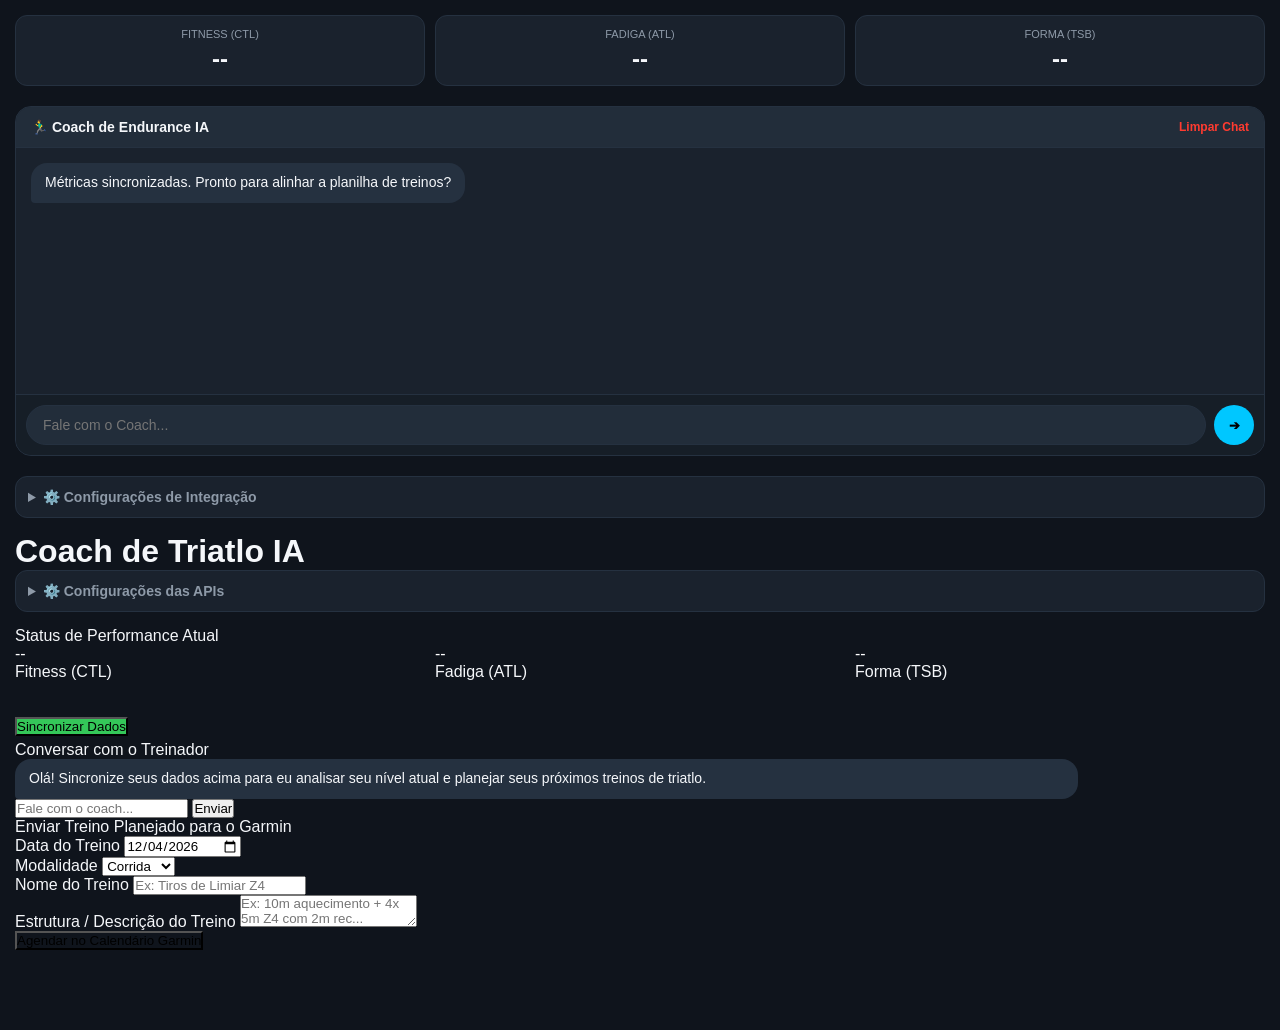
<file: index_old4.html>
<!DOCTYPE html>
<html lang="pt-BR">
<head>
    <meta charset="UTF-8">
    <meta name="viewport" content="width=device-width, initial-scale=1.0, maximum-scale=1.0, user-scalable=no">
    
    <meta name="apple-mobile-web-app-capable" content="yes">
    <meta name="apple-mobile-web-app-status-bar-style" content="black-translucent">
    <meta name="apple-mobile-web-app-title" content="AI Coach">
    <link rel="apple-touch-icon" href="https://images.unsplash.com/photo-1530541930197-ff16ac917b0e?w=180&h=180&fit=crop&q=80">

    <title>AI Triathlon Coach</title>
 <style>
:root { --bg-dark: #0f141c; --card-bg: #1a222d; --accent-blue: #00c7ff; --success-color: #34c759; --danger-color: #ff3b30; --text-main: #f5f7fa; --text-muted: #8e9aa8; }
* { box-sizing: border-box; margin: 0; padding: 0; font-family: -apple-system, sans-serif; }
body { background: var(--bg-dark); color: var(--text-main); padding: 15px; padding-bottom: 80px; }
.metrics-grid { display: grid; grid-template-columns: repeat(3, 1fr); gap: 10px; margin-bottom: 20px; }
.metric-card { background: var(--card-bg); padding: 12px; border-radius: 12px; text-align: center; border: 1px solid #253140; }
.metric-card p { font-size: 11px; color: var(--text-muted); text-transform: uppercase; }
.metric-card h3 { font-size: 24px; margin-top: 5px; font-weight: 700; }
.chat-container { background: var(--card-bg); border-radius: 16px; border: 1px solid #253140; display: flex; flex-direction: column; height: 350px; margin-bottom: 20px; overflow: hidden; }
.chat-header { background: #222d3a; padding: 12px 15px; font-size: 14px; font-weight: 600; display: flex; justify-content: space-between; align-items: center; border-bottom: 1px solid #253140; }
.clear-btn { background: none; border: none; color: var(--danger-color); font-size: 12px; cursor: pointer; font-weight: bold; }
.chat-box { flex: 1; padding: 15px; overflow-y: auto; display: flex; flex-direction: column; gap: 12px; }
.message { max-width: 85%; padding: 10px 14px; border-radius: 16px; font-size: 14px; line-height: 1.4; word-wrap: break-word; }
.message.user { background: var(--accent-blue); color: #000; align-self: flex-end; border-bottom-right-radius: 4px; font-weight: 500; }
.message.coach { background: #253140; color: var(--text-main); align-self: flex-start; border-bottom-left-radius: 4px; }
.input-area { display: flex; gap: 8px; padding: 10px; background: #161e27; border-top: 1px solid #253140; }
.input-area input { flex: 1; background: #222d3a; border: 1px solid #253140; border-radius: 20px; padding: 10px 16px; color: #fff; font-size: 14px; outline: none; }
.input-area button { background: var(--accent-blue); border: none; width: 40px; height: 40px; border-radius: 50%; color: #000; font-weight: bold; cursor: pointer; display: flex; align-items: center; justify-content: center; }
details { background: var(--card-bg); border-radius: 12px; border: 1px solid #253140; margin-bottom: 15px; }
summary { padding: 12px; font-size: 14px; font-weight: 600; cursor: pointer; color: var(--text-muted); }
.settings-content { padding: 15px; display: flex; flex-direction: column; gap: 10px; border-top: 1px solid #253140; }
.settings-content input { background: #121820; border: 1px solid #253140; padding: 10px; border-radius: 8px; color: #fff; font-size: 13px; }
.btn-save { background: var(--success-color); color: #000; border: none; padding: 10px; border-radius: 8px; font-weight: bold; cursor: pointer; }
#status-message { font-size: 12px; text-align: center; margin-top: 5px; }
</style>

<div class="metrics-grid">
    <div class="metric-card"><p>Fitness (CTL)</p><h3 id="metric-ctl">--</h3></div>
    <div class="metric-card"><p>Fadiga (ATL)</p><h3 id="metric-atl">--</h3></div>
    <div class="metric-card"><p>Forma (TSB)</p><h3 id="metric-tsb">--</h3></div>
</div>

<div class="chat-container">
    <div class="chat-header"><span>🏃‍♂️ Coach de Endurance IA</span><button class="clear-btn" onclick="clearChat()">Limpar Chat</button></div>
    <div class="chat-box" id="chat-box"><div class="message coach">Métricas sincronizadas. Pronto para alinhar a planilha de treinos?</div></div>
    <div class="input-area">
        <input type="text" id="user-input" placeholder="Fale com o Coach..." onkeypress="if(event.key==='Enter') sendMessage()">
        <button onclick="sendMessage()">➔</button>
    </div>
</div>

<details>
    <summary>⚙️ Configurações de Integração</summary>
    <div class="settings-content">
        <input type="text" id="athlete-id" placeholder="Intervals.icu Athlete ID">
        <input type="password" id="intervals-key" placeholder="Intervals.icu API Key">
        <input type="password" id="gemini-key" placeholder="Gemini API Key">
        <button class="btn-save" onclick="saveSettings()">Salvar Credenciais</button>
        <div id="status-message"></div>
    </div>
</details>


</head>
<body>

<div class="app-header">
    <h1>Coach de Triatlo IA</h1>
</div>

<div class="container">

    <details>
        <summary>⚙️ Configurações das APIs</summary>
        <div style="padding-top: 8px;">
            <div class="input-group">
                <label>ID do Atleta (Intervals.icu)</label>
                <input type="text" id="athlete-id" placeholder="Ex: 1234567">
            </div>
            <div class="input-group">
                <label>API Key (Intervals.icu)</label>
                <input type="password" id="intervals-key" placeholder="Chave do Intervals">
            </div>
            <div class="input-group">
                <label>Gemini API Key</label>
                <input type="password" id="gemini-key" placeholder="Sua chave do Gemini">
            </div>
            <button onclick="saveSettings()">Salvar Configurações</button>
        </div>
    </details>

    <div class="card">
        <div class="card-title">Status de Performance Atual</div>
        <div class="metrics-grid">
            <div class="metric-box">
                <div class="metric-value" id="metric-ctl" style="color: #ffffff;">--</div>
                <div class="metric-label">Fitness (CTL)</div>
            </div>
            <div class="metric-box">
                <div class="metric-value" id="metric-atl" style="color: #ffffff;">--</div>
                <div class="metric-label">Fadiga (ATL)</div>
            </div>
            <div class="metric-box">
                <div class="metric-value" id="metric-tsb" style="color: #ffffff;">--</div>
                <div class="metric-label">Forma (TSB)</div>
            </div>
        </div>
        <button style="margin-top: 16px; background-color: var(--success-color);" onclick="fetchIntervalsData()">Sincronizar Dados</button>
        <div id="status-message"></div>
    </div>

    <div class="card">
        <div class="card-title">Conversar com o Treinador</div>
        <div class="chat-area" id="chat-box">
            <div class="message coach">Olá! Sincronize seus dados acima para eu analisar seu nível atual e planejar seus próximos treinos de triatlo.</div>
        </div>
        <div class="chat-input-container">
            <input type="text" id="user-input" placeholder="Fale com o coach..." onkeypress="if(event.key === 'Enter') sendMessage()">
            <button onclick="sendMessage()">Enviar</button>
        </div>
    </div>

    <div class="card">
        <div class="card-title">Enviar Treino Planejado para o Garmin</div>
        <div class="form-row">
            <div class="input-group">
                <label>Data do Treino</label>
                <input type="date" id="workout-date">
            </div>
            <div class="input-group">
                <label>Modalidade</label>
                <select id="workout-type">
                    <option value="Run">Corrida</option>
                    <option value="Ride">Ciclismo</option>
                    <option value="Swim">Natação</option>
                </select>
            </div>
        </div>
        <div class="input-group">
            <label>Nome do Treino</label>
            <input type="text" id="workout-name" placeholder="Ex: Tiros de Limiar Z4">
        </div>
        <div class="input-group">
            <label>Estrutura / Descrição do Treino</label>
            <textarea id="workout-desc" placeholder="Ex: 10m aquecimento + 4x 5m Z4 com 2m rec..."></textarea>
        </div>
        <button style="background-color: var(--warning-color);" onclick="scheduleWorkout()">Agendar no Calendário Garmin</button>
    </div>
</div>

<script>
    let currentMetrics = { ctl: '--', atl: '--', tsb: '--' };
    let chatHistory = [];

    window.onload = function() {
        if(localStorage.getItem('athleteId')) document.getElementById('athlete-id').value = localStorage.getItem('athleteId');
        if(localStorage.getItem('intervalsKey')) document.getElementById('intervals-key').value = localStorage.getItem('intervalsKey');
        if(localStorage.getItem('geminiKey')) document.getElementById('gemini-key').value = localStorage.getItem('geminiKey');
        
        document.getElementById('workout-date').value = new Date().toISOString().split('T')[0];

        if(localStorage.getItem('coachChatHistory')) {
            try {
                chatHistory = JSON.parse(localStorage.getItem('coachChatHistory'));
                document.getElementById('chat-box').innerHTML = '';
                chatHistory.forEach(msg => {
                    appendMessage(msg.role === 'user' ? 'user' : 'coach', msg.parts[0].text);
                });
            } catch (e) {
                chatHistory = [];
            }
        }
        if(localStorage.getItem('athleteId') && localStorage.getItem('intervalsKey')) fetchIntervalsData();
    };

    function saveSettings() {
        localStorage.setItem('athleteId', document.getElementById('athlete-id').value.trim());
        localStorage.setItem('intervalsKey', document.getElementById('intervals-key').value.trim());
        localStorage.setItem('geminiKey', document.getElementById('gemini-key').value.trim());
        showStatus('Configurações salvas!', 'var(--success-color)');
    }

    function showStatus(text, color) {
        const el = document.getElementById('status-message');
        el.innerText = text;
        el.style.color = color || 'var(--text-muted)';
    }

    function clearChat() {
        chatHistory = [];
        localStorage.removeItem('coachChatHistory');
        document.getElementById('chat-box').innerHTML = '<div class="message coach">Histórico limpo! Qual o foco de hoje?</div>';
    }

    async function fetchIntervalsData() {
        const athleteId = localStorage.getItem('athleteId');
        const intervalsKey = localStorage.getItem('intervalsKey');
        if (!athleteId || !intervalsKey) return;

        showStatus('Sincronizando Intervals.icu...', 'var(--accent-color)');
        try {
            const response = await fetch(`https://intervals.icu/api/v1/athlete/${athleteId}/wellness`, {
                method: 'GET',
                headers: { 'Authorization': `Basic ${btoa(`API_KEY:${intervalsKey}`)}` }
            });
            if (!response.ok) throw new Error('Erro na autenticação.');
            const data = await response.json();
            
            if (data && data.length > 0) {
                const ultimo = data[data.length - 1];
                currentMetrics.ctl = Math.round(ultimo.ctl || ultimo.ctlLoad || 0);
                currentMetrics.atl = Math.round(ultimo.atl || ultimo.atlLoad || 0);
                currentMetrics.tsb = currentMetrics.ctl - currentMetrics.atl;

                document.getElementById('metric-ctl').innerText = currentMetrics.ctl;
                document.getElementById('metric-atl').innerText = currentMetrics.atl;
                const tsbEl = document.getElementById('metric-tsb');
                tsbEl.innerText = currentMetrics.tsb;
                tsbEl.style.color = currentMetrics.tsb > 5 ? 'var(--success-color)' : currentMetrics.tsb < -20 ? 'var(--danger-color)' : '#00c7ff';
                
                showStatus('Métricas atualizadas!', 'var(--success-color)');
                if (chatHistory.length === 0) {
                    appendMessage('coach', `Métricas alinhadas! CTL: ${currentMetrics.ctl} | ATL: ${currentMetrics.atl} | TSB: ${currentMetrics.tsb}. O que vamos treinar hoje?`);
                }
            }
        } catch (error) {
            showStatus('Falha ao buscar métricas.', '#ff3b30');
        }
    }

    function appendMessage(sender, text) {
        const chatBox = document.getElementById('chat-box');
        const msgDiv = document.createElement('div');
        msgDiv.className = `message ${sender}`;
        msgDiv.innerText = text;
        chatBox.appendChild(msgDiv);
        chatBox.scrollTop = chatBox.scrollHeight;
    }

    async function sendMessage() {
        const inputEl = document.getElementById('user-input');
        const userText = inputEl.value.trim();
        const geminiKey = localStorage.getItem('geminiKey');

        if (!userText || !geminiKey) return;

        appendMessage('user', userText);
        inputEl.value = '';

        chatHistory.push({ role: "user", parts: [{ text: userText }] });

        // Janela deslizante: Mantém apenas o contexto essencial recente (Últimas 6 mensagens) para poupar cota
        let apiContents = JSON.parse(JSON.stringify(chatHistory.slice(-6)));
        
        const instructionsBlock = `[CONTEXTO INTERNO DE COACHING: Você é um treinador de triatlo de elite com IA, estilo Humango. Atleta Pedro usa Garmin Forerunner 255 e MyWhoosh. Métricas do Intervals.icu: CTL: ${currentMetrics.ctl}, ATL: ${currentMetrics.atl}, TSB: ${currentMetrics.tsb}. Dê feedbacks curtos, diretos, motivadores e focados em endurance. Use zonas estruturadas (Z2, Z4, etc). Responda estritamente em pt-BR de forma natural.]\n\nMensagem do Atleta: ${userText}`;
        
        if (apiContents.length > 0) {
            apiContents[apiContents.length - 1].parts[0].text = instructionsBlock;
        }

        // Feedback visual de carregamento na tela
        appendMessage('coach', '⏳ Analisando suas métricas e preparando o feedback...');
        const loadingDiv = document.getElementById('chat-box').lastChild;

        try {
            const response = await fetch(`https://generativelanguage.googleapis.com/v1/models/gemini-2.0-flash:generateContent?key=${geminiKey}`, {
                method: 'POST',
                headers: { 'Content-Type': 'application/json' },
                body: JSON.stringify({ contents: apiContents })
            });

            const data = await response.json();
            loadingDiv.remove(); // Remove o indicador de carregamento

            if (!response.ok) {
                if (response.status === 429) throw new Error('Limite de requisições diárias atingido na Google API. Tente novamente mais tarde.');
                throw new Error(data.error?.message || `Erro HTTP ${response.status}`);
            }

            const coachReply = data.candidates[0].content.parts[0].text;
            appendMessage('coach', coachReply);

            chatHistory.push({ role: "model", parts: [{ text: coachReply }] });
            localStorage.setItem('coachChatHistory', JSON.stringify(chatHistory));

        } catch (error) {
            if (loadingDiv) loadingDiv.remove();
            appendMessage('coach', `⚠️ Falha: ${error.message}`);
            chatHistory.pop();
        }
    }

    async function scheduleWorkout() {
        const athleteId = localStorage.getItem('athleteId');
        const intervalsKey = localStorage.getItem('intervalsKey');
        const date = document.getElementById('workout-date').value;
        const type = document.getElementById('workout-type').value;
        const name = document.getElementById('workout-name').value.trim();
        const desc = document.getElementById('workout-desc').value.trim();

        if (!athleteId || !intervalsKey || !name || !desc) {
            alert('Preencha as configurações e os dados do treino.');
            return;
        }

        try {
            const response = await fetch(`https://intervals.icu/api/v1/athlete/${athleteId}/events`, {
                method: 'POST',
                headers: { 'Authorization': `Basic ${btoa(`API_KEY:${intervalsKey}`)}`, 'Content-Type': 'application/json' },
                body: JSON.stringify({ category: "WORKOUT", type: type, start_date_local: date + "T00:00:00", name: name, description: desc })
            });
            if (response.ok) {
                alert('Treino agendado! Em instantes estará no seu Garmin.');
                document.getElementById('workout-name').value = '';
                document.getElementById('workout-desc').value = '';
            } else {
                throw new Error('Erro ao criar evento.');
            }
        } catch (error) {
            alert(`Erro: ${error.message}`);
        }
    }
</script>


</body>
</html>
</file>
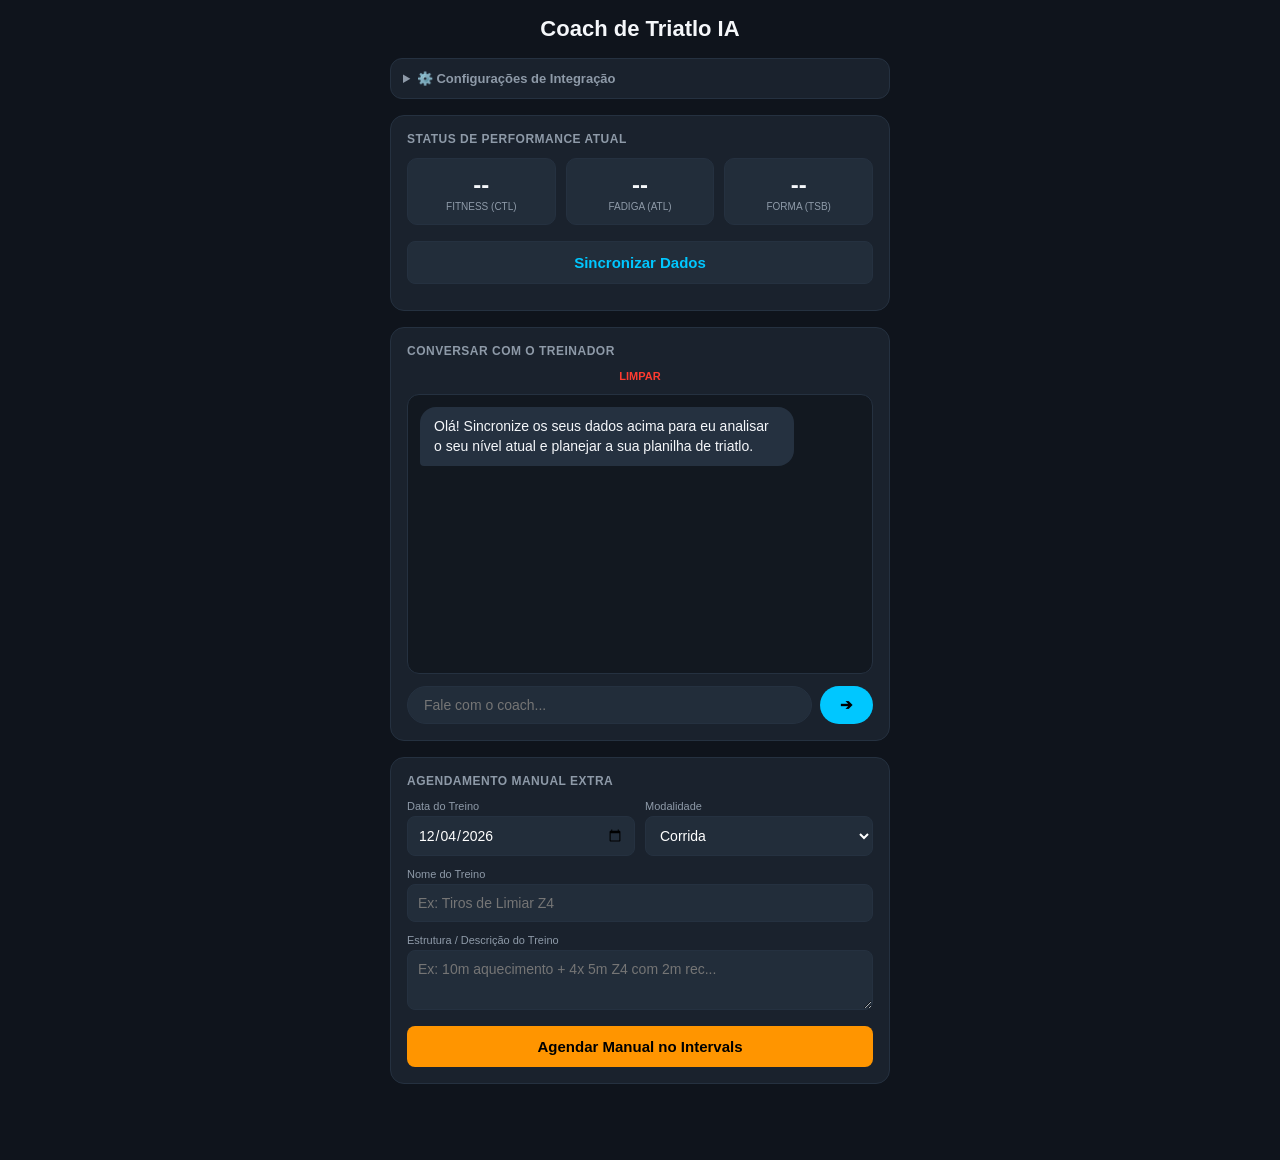
<file: index_old7.html>
<!DOCTYPE html>
<html lang="pt">
<head>
    <meta charset="UTF-8">
    <meta name="viewport" content="width=device-width, initial-scale=1.0, maximum-scale=1.0, user-scalable=no">
    <meta name="apple-mobile-web-app-capable" content="yes">
    <meta name="apple-mobile-web-app-status-bar-style" content="black-translucent">
    <meta name="apple-mobile-web-app-title" content="AI Coach">
    <link rel="apple-touch-icon" href="https://images.unsplash.com/photo-1530541930197-ff16ac917b0e?w=180&h=180&fit=crop&q=80">
    <title>AI Triathlon Coach</title>
    <style>
        :root {
            --bg-color: #0f141c;
            --card-bg: #1a222d;
            --accent-color: #00c7ff;
            --success-color: #34c759;
            --danger-color: #ff3b30;
            --text-color: #f5f7fa;
            --text-muted: #8e9aa8;
            --border-color: #253140;
        }
        * { box-sizing: border-box; margin: 0; padding: 0; font-family: -apple-system, BlinkMacSystemFont, "Segoe UI", Roboto, sans-serif; }
        body { background-color: var(--bg-color); color: var(--text-color); padding: 16px; padding-bottom: 60px; }
        .container { max-width: 500px; margin: 0 auto; }
        h1 { font-size: 22px; font-weight: 700; margin-bottom: 16px; text-align: center; color: var(--text-color); }
        .card { background-color: var(--card-bg); border-radius: 14px; padding: 16px; margin-bottom: 16px; border: 1px solid var(--border-color); }
        .card-title { font-size: 12px; text-transform: uppercase; color: var(--text-muted); margin-bottom: 12px; font-weight: 600; letter-spacing: 0.5px; }
        .input-group { margin-bottom: 12px; }
        .input-group label { display: block; font-size: 11px; color: var(--text-muted); margin-bottom: 4px; }
        input, select, textarea { width: 100%; background-color: #222d3a; border: 1px solid var(--border-color); border-radius: 8px; padding: 10px; color: white; font-size: 14px; box-sizing: border-box; outline: none; }
        textarea { resize: vertical; height: 60px; }
        button { width: 100%; background-color: var(--accent-color); color: #000; border: none; border-radius: 8px; padding: 12px; font-size: 15px; font-weight: 600; cursor: pointer; }
        .metrics-grid { display: grid; grid-template-columns: repeat(3, 1fr); gap: 10px; text-align: center; }
        .metric-box { background: #222d3a; padding: 12px; border-radius: 10px; border: 1px solid var(--border-color); }
        .metric-value { font-size: 24px; font-weight: 700; margin-bottom: 20px; color: var(--text-color); margin-bottom: 2px; }
        .metric-label { font-size: 10px; color: var(--text-muted); text-transform: uppercase; }
        #status-message { font-size: 12px; text-align: center; color: var(--text-muted); margin-top: 10px; font-weight: 500; }
        .chat-area { height: 280px; overflow-y: auto; border: 1px solid var(--border-color); border-radius: 12px; padding: 12px; background: #121820; margin-bottom: 12px; display: flex; flex-direction: column; gap: 10px; }
        .message { max-width: 85%; padding: 10px 14px; border-radius: 16px; font-size: 14px; line-height: 1.4; word-wrap: break-word; }
        .message.user { background-color: var(--accent-color); color: #000; align-self: flex-end; border-bottom-right-radius: 4px; font-weight: 500; }
        .message.coach { background-color: #253140; color: var(--text-color); align-self: flex-start; border-bottom-left-radius: 4px; }
        .chat-input-container { display: flex; gap: 8px; }
        .chat-input-container input { flex: 1; border-radius: 20px; padding: 10px 16px; }
        .chat-input-container button { width: auto; padding: 0 20px; border-radius: 20px; }
        .form-row { display: grid; grid-template-columns: 1fr 1fr; gap: 10px; }
        details { background: var(--card-bg); border-radius: 12px; border: 1px solid var(--border-color); margin-bottom: 16px; }
        summary { padding: 12px; font-size: 13px; font-weight: 600; cursor: pointer; color: var(--text-muted); }
        .settings-content { padding: 15px; display: flex; flex-direction: column; gap: 10px; border-top: 1px solid var(--border-color); }
        .clear-btn { background: none; border: none; color: var(--danger-color); font-size: 11px; cursor: pointer; font-weight: bold; float: right; text-transform: uppercase; }
    </style>
</head>
<body>

<div class="container">
    <h1>Coach de Triatlo IA</h1>

    <details>
        <summary>⚙️ Configurações de Integração</summary>
        <div class="settings-content">
            <div class="input-group">
                <label>ID do Atleta (Intervals.icu)</label>
                <input type="text" id="athlete-id" placeholder="Ex: 1234567">
            </div>
            <div class="input-group">
                <label>API Key (Intervals.icu)</label>
                <input type="password" id="intervals-key" placeholder="API key do Intervals">
            </div>
            <div class="input-group">
                <label>Gemini API Key</label>
                <input type="password" id="gemini-key" placeholder="Sua chave API do Gemini">
            </div>
            <button style="background-color: var(--success-color);" onclick="saveSettings()">Salvar Configurações</button>
        </div>
    </details>

    <div class="card">
        <div class="card-title">Status de Performance Atual</div>
        <div class="metrics-grid">
            <div class="metric-box">
                <div class="metric-value" id="metric-ctl">--</div>
                <div class="metric-label">Fitness (CTL)</div>
            </div>
            <div class="metric-box">
                <div class="metric-value" id="metric-atl">--</div>
                <div class="metric-label">Fadiga (ATL)</div>
            </div>
            <div class="metric-box">
                <div class="metric-value" id="metric-tsb">--</div>
                <div class="metric-label">Forma (TSB)</div>
            </div>
        </div>
        <button style="margin-top: 16px; background-color: #222d3a; color: var(--accent-color); border: 1px solid var(--border-color);" onclick="fetchIntervalsData()">Sincronizar Dados</button>
        <div id="status-message"></div>
    </div>

    <div class="card">
        <div class="card-title">
            Conversar com o Treinador
            <button class="clear-btn" onclick="clearChat()">Limpar</button>
        </div>
        <div class="chat-area" id="chat-box">
            <div class="message coach">Olá! Sincronize os seus dados acima para eu analisar o seu nível atual e planejar a sua planilha de triatlo.</div>
        </div>
        <div class="chat-input-container">
            <input type="text" id="user-input" placeholder="Fale com o coach..." onkeypress="if(event.key === 'Enter') sendMessage()">
            <button onclick="sendMessage()">➔</button>
        </div>
    </div>

    <div class="card">
        <div class="card-title">Agendamento Manual Extra</div>
        <div class="form-row">
            <div class="input-group">
                <label>Data do Treino</label>
                <input type="date" id="workout-date">
            </div>
            <div class="input-group">
                <label>Modalidade</label>
                <select id="workout-type">
                    <option value="Run">Corrida</option>
                    <option value="Ride">Ciclismo</option>
                    <option value="Swim">Natação</option>
                </select>
            </div>
        </div>
        <div class="input-group">
            <label>Nome do Treino</label>
            <input type="text" id="workout-name" placeholder="Ex: Tiros de Limiar Z4">
        </div>
        <div class="input-group">
            <label>Estrutura / Descrição do Treino</label>
            <textarea id="workout-desc" placeholder="Ex: 10m aquecimento + 4x 5m Z4 com 2m rec..."></textarea>
        </div>
        <button style="background-color: #ff9500; color: #000;" onclick="scheduleWorkout()">Agendar Manual no Intervals</button>
    </div>
</div>

<script>
    let currentMetrics = { ctl: '--', atl: '--', tsb: '--' };
    let chatHistory = [];

    window.onload = function() {
        if(localStorage.getItem('athleteId')) document.getElementById('athlete-id').value = localStorage.getItem('athleteId');
        if(localStorage.getItem('intervalsKey')) document.getElementById('intervals-key').value = localStorage.getItem('intervalsKey');
        if(localStorage.getItem('geminiKey')) document.getElementById('gemini-key').value = localStorage.getItem('geminiKey');
        
        document.getElementById('workout-date').value = new Date().toISOString().split('T')[0];

        if(localStorage.getItem('coachChatHistory')) {
            try {
                chatHistory = JSON.parse(localStorage.getItem('coachChatHistory'));
                const chatBox = document.getElementById('chat-box');
                chatBox.innerHTML = '';
                chatHistory.forEach(msg => {
                    appendMessage(msg.role === 'user' ? 'user' : 'coach', msg.parts[0].text.split('|||')[0]);
                });
            } catch (e) { chatHistory = []; }
        }

        if(localStorage.getItem('athleteId') && localStorage.getItem('intervalsKey')) {
            fetchIntervalsData();
        }
    };

    function saveSettings() {
        localStorage.setItem('athleteId', document.getElementById('athlete-id').value.trim());
        localStorage.setItem('intervalsKey', document.getElementById('intervals-key').value.trim());
        localStorage.setItem('geminiKey', document.getElementById('gemini-key').value.trim());
        showStatus('Configurações salvas com sucesso!', 'var(--success-color)');
    }

    function showStatus(text, color) {
        const el = document.getElementById('status-message');
        el.innerText = text;
        el.style.color = color || 'var(--text-muted)';
    }

    function appendMessage(sender, text) {
        const chatBox = document.getElementById('chat-box');
        const msgDiv = document.createElement('div');
        msgDiv.className = `message ${sender}`;
        msgDiv.innerText = text;
        chatBox.appendChild(msgDiv);
        chatBox.scrollTop = chatBox.scrollHeight;
    }

    async function fetchIntervalsData() {
        const athleteId = localStorage.getItem('athleteId');
        const intervalsKey = localStorage.getItem('intervalsKey');

        if (!athleteId || !intervalsKey) {
            showStatus('Por favor, configure as chaves primeiro.', '#ff3b30');
            return;
        }

        showStatus('A buscar dados do Intervals.icu...', 'var(--accent-color)');
        
        try {
            const response = await fetch(`https://intervals.icu/api/v1/athlete/${athleteId}/wellness`, {
                method: 'GET',
                headers: { 'Authorization': `Basic ${btoa(`API_KEY:${intervalsKey}`)}` }
            });

            if (!response.ok) throw new Error('Falha na autenticação ou erro na API.');
            const data = await response.json();
            
            if (data && data.length > 0) {
                let encontrado = false;
                for (let i = data.length - 1; i >= 0; i--) {
                    const dia = data[i];
                    const ctlVal = dia.ctl !== undefined ? dia.ctl : dia.ctlLoad;
                    const atlVal = dia.atl !== undefined ? dia.atl : dia.atlLoad;

                    if (ctlVal !== undefined && ctlVal > 0) {
                        currentMetrics.ctl = Math.round(ctlVal);
                        currentMetrics.atl = Math.round(atlVal !== undefined ? atlVal : 0);
                        currentMetrics.tsb = currentMetrics.ctl - currentMetrics.atl;
                        encontrado = true;
                        break;
                    }
                }

                if (!encontrado) {
                    const ultimo = data[data.length - 1];
                    currentMetrics.ctl = Math.round(ultimo.ctl || ultimo.ctlLoad || 0);
                    currentMetrics.atl = Math.round(ultimo.atl || ultimo.atlLoad || 0);
                    currentMetrics.tsb = currentMetrics.ctl - currentMetrics.atl;
                }

                document.getElementById('metric-ctl').innerText = currentMetrics.ctl;
                document.getElementById('metric-atl').innerText = currentMetrics.atl;
                document.getElementById('metric-tsb').innerText = currentMetrics.tsb;
                
                showStatus('Dados atualizados com sucesso!', 'var(--success-color)');
                appendMessage('coach', `Métricas sincronizadas! CTL: ${currentMetrics.ctl} | ATL: ${currentMetrics.atl} | TSB: ${currentMetrics.tsb}. Pronto para estruturar os próximos blocos.`);
            }
        } catch (error) { showStatus(`Erro: ${error.message}`, '#ff3b30'); }
    }

    async function sendMessage() {
        const inputEl = document.getElementById('user-input');
        const userText = inputEl.value.trim();
        const geminiKey = localStorage.getItem('geminiKey');

        if (!userText || !geminiKey) return;

        appendMessage('user', userText);
        inputEl.value = '';

        chatHistory.push({ role: "user", parts: [{ text: userText }] });
        let apiContents = JSON.parse(JSON.stringify(chatHistory.slice(-6)));

        const systemInstruction = `És um treinador de triatlo de elite com IA, inteligente e adaptativo como o Humango. O teu atleta utiliza um Garmin Forerunner 255 para corrida/natação e treina ciclismo no MyWhoosh.
        Métricas atuais no Intervals.icu: CTL: ${currentMetrics.ctl}, ATL: ${currentMetrics.atl}, TSB: ${currentMetrics.tsb}.
        Dá feedbacks curtos e focados em eficiência de endurance (Z2, Z4, etc). Responde sempre em português.
        REGRA CRÍTICA PARA PLANILHAS: Se sugerires um ou múltiplos treinos para os próximos dias, deves OBRIGATORIAMENTE anexar no final estrito da tua resposta o bloco de dados exatamente neste formato e com o separador de três barras (sem markdown, sem blocos de código extra):
        |||[{"date":"AAAA-MM-DD","type":"Run"|"Ride"|"Swim","name":"Nome Curto","desc":"Estrutura do treino"}]`;

        appendMessage('coach', '⏳ Analisando métricas e montando planilha...');
        const loadingDiv = document.getElementById('chat-box').lastChild;

        try {
            const response = await fetch(`https://generativelanguage.googleapis.com/v1/models/gemini-2.0-flash:generateContent?key=${geminiKey}`, {
                method: 'POST',
                headers: { 'Content-Type': 'application/json' },
                body: JSON.stringify({
                    contents: apiContents,
                    systemInstruction: { parts: [{ text: systemInstruction }] }
                })
            });

            const data = await response.json();
            if (loadingDiv) loadingDiv.remove();

            if (!response.ok) throw new Error(data.error?.message || 'Erro na API');

            const coachReply = data.candidates[0].content.parts[0].text;
            const partes = coachReply.split('|||');
            
            appendMessage('coach', partes[0].trim());

            if (partes.length > 1) {
                try {
                    const workoutsLote = JSON.parse(partes[1].trim());
                    await scheduleBatchWorkouts(workoutsLote);
                } catch (e) { console.error("Erro ao interpretar JSON de treinos", e); }
            }

            chatHistory.push({ role: "model", parts: [{ text: coachReply }] });
            localStorage.setItem('coachChatHistory', JSON.stringify(chatHistory));

        } catch (error) {
            if (loadingDiv) loadingDiv.remove();
            appendMessage('coach', `⚠️ Erro: ${error.message}`);
            chatHistory.pop();
        }
    }

    async function scheduleBatchWorkouts(workouts) {
        const athleteId = localStorage.getItem('athleteId');
        const intervalsKey = localStorage.getItem('intervalsKey');
        if (!athleteId || !intervalsKey) return;

        showStatus(`Agendando planilha de ${workouts.length} treinos...`, 'var(--accent-color)');
        
        for (const w of workouts) {
            try {
                await fetch(`https://intervals.icu/api/v1/athlete/${athleteId}/events`, {
                    method: 'POST',
                    headers: { 
                        'Authorization': `Basic ${btoa(`API_KEY:${intervalsKey}`)}`,
                        'Content-Type': 'application/json'
                    },
                    body: JSON.stringify({
                        category: "WORKOUT",
                        type: w.type,
                        start_date_local: w.date + "T00:00:00",
                        name: w.name,
                        description: w.desc
                    })
                });
            } catch (err) { console.error("Erro no item do lote", err); }
        }
        showStatus('Planilha inteira enviada para o Garmin via Intervals! 🚀', 'var(--success-color)');
    }

    async function scheduleWorkout() {
        const athleteId = localStorage.getItem('athleteId');
        const intervalsKey = localStorage.getItem('intervalsKey');
        const date = document.getElementById('workout-date').value;
        const type = document.getElementById('workout-type').value;
        const name = document.getElementById('workout-name').value.trim();
        const desc = document.getElementById('workout-desc').value.trim();

        if (!athleteId || !intervalsKey || !name || !desc) {
            alert('Preencha os dados do formulário manual.');
            return;
        }

        try {
            const response = await fetch(`https://intervals.icu/api/v1/athlete/${athleteId}/events`, {
                method: 'POST',
                headers: { 'Authorization': `Basic ${btoa(`API_KEY:${intervalsKey}`)}`, 'Content-Type': 'application/json' },
                body: JSON.stringify({ category: "WORKOUT", type: type, start_date_local: date + "T00:00:00", name: name, description: desc })
            });
            if (response.ok) {
                alert('Treino individual agendado!');
                document.getElementById('workout-name').value = '';
                document.getElementById('workout-desc').value = '';
            }
        } catch (error) { alert(`Erro: ${error.message}`); }
    }

    function clearChat() {
        chatHistory = [];
        localStorage.removeItem('coachChatHistory');
        document.getElementById('chat-box').innerHTML = '<div class="message coach">Histórico limpo! Pronto para a próxima semana de treinos.</div>';
    }
</script>

</body>
</html>
</file>
